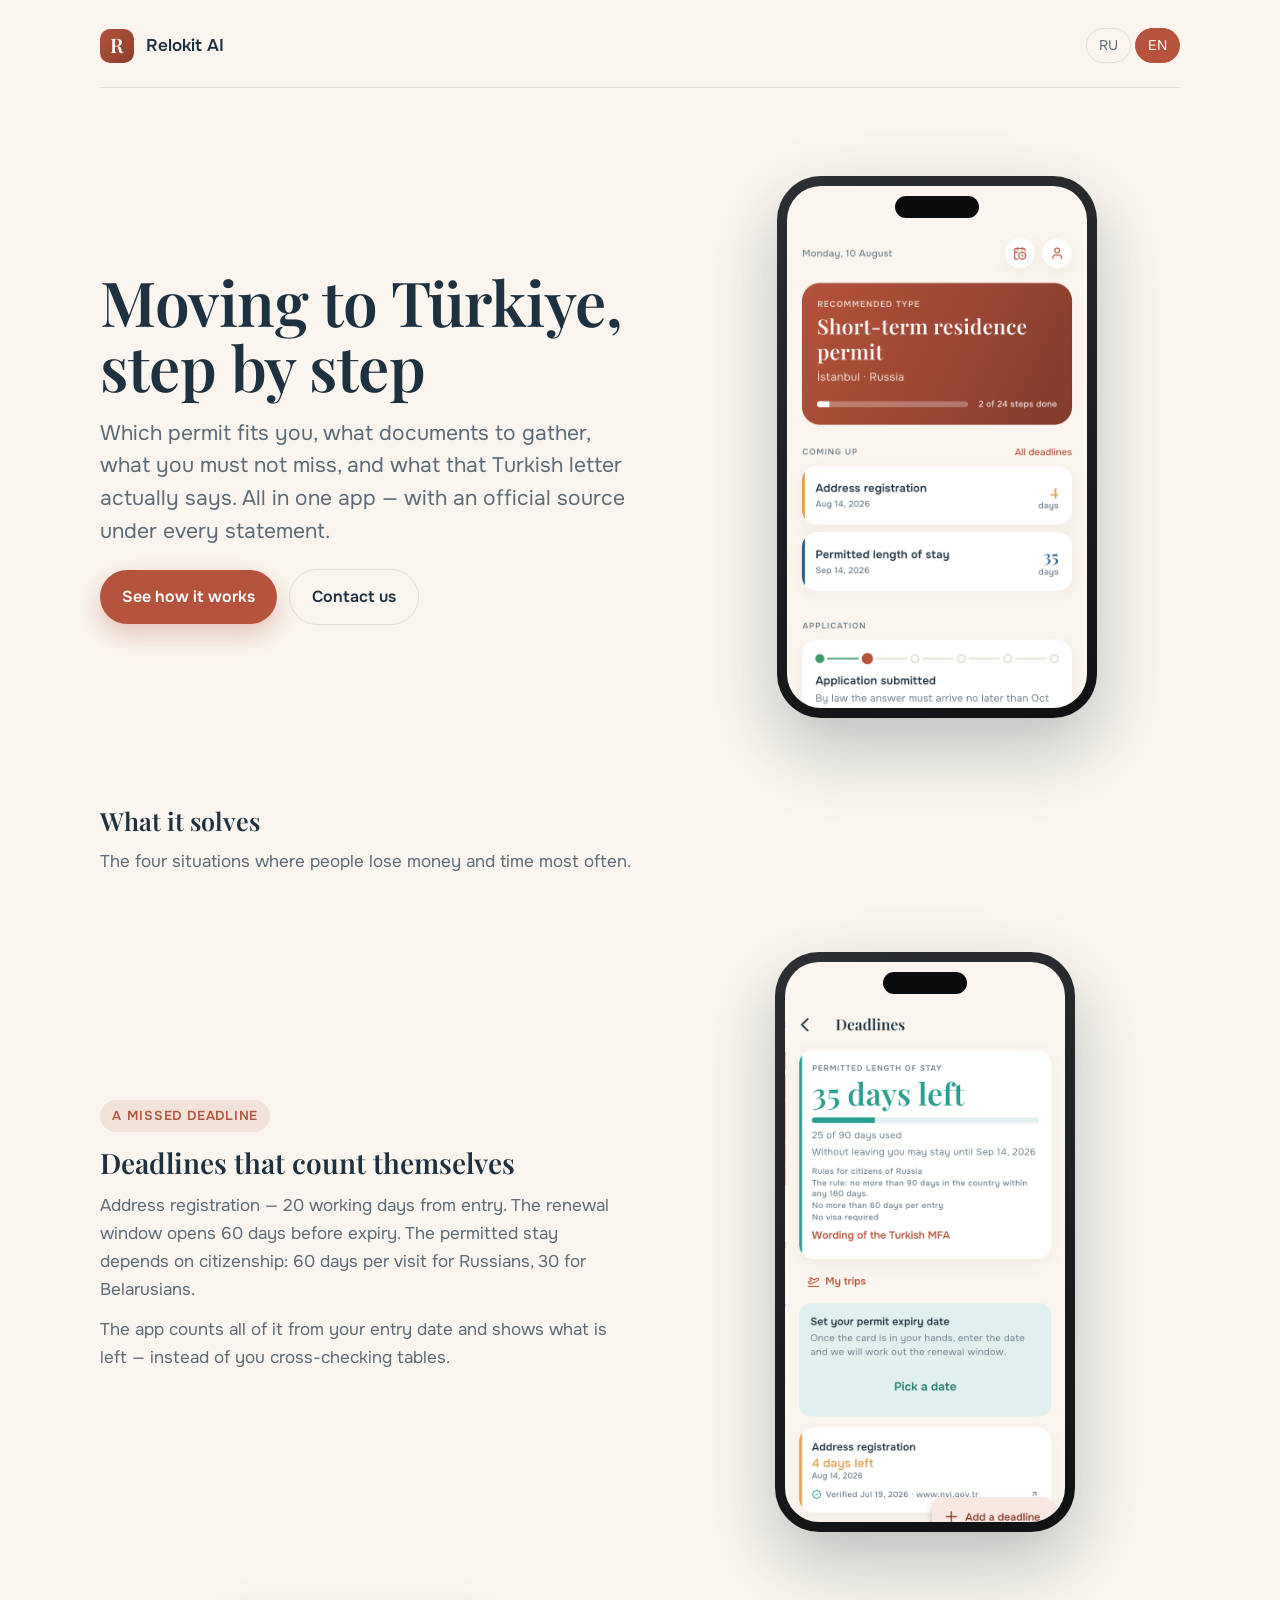
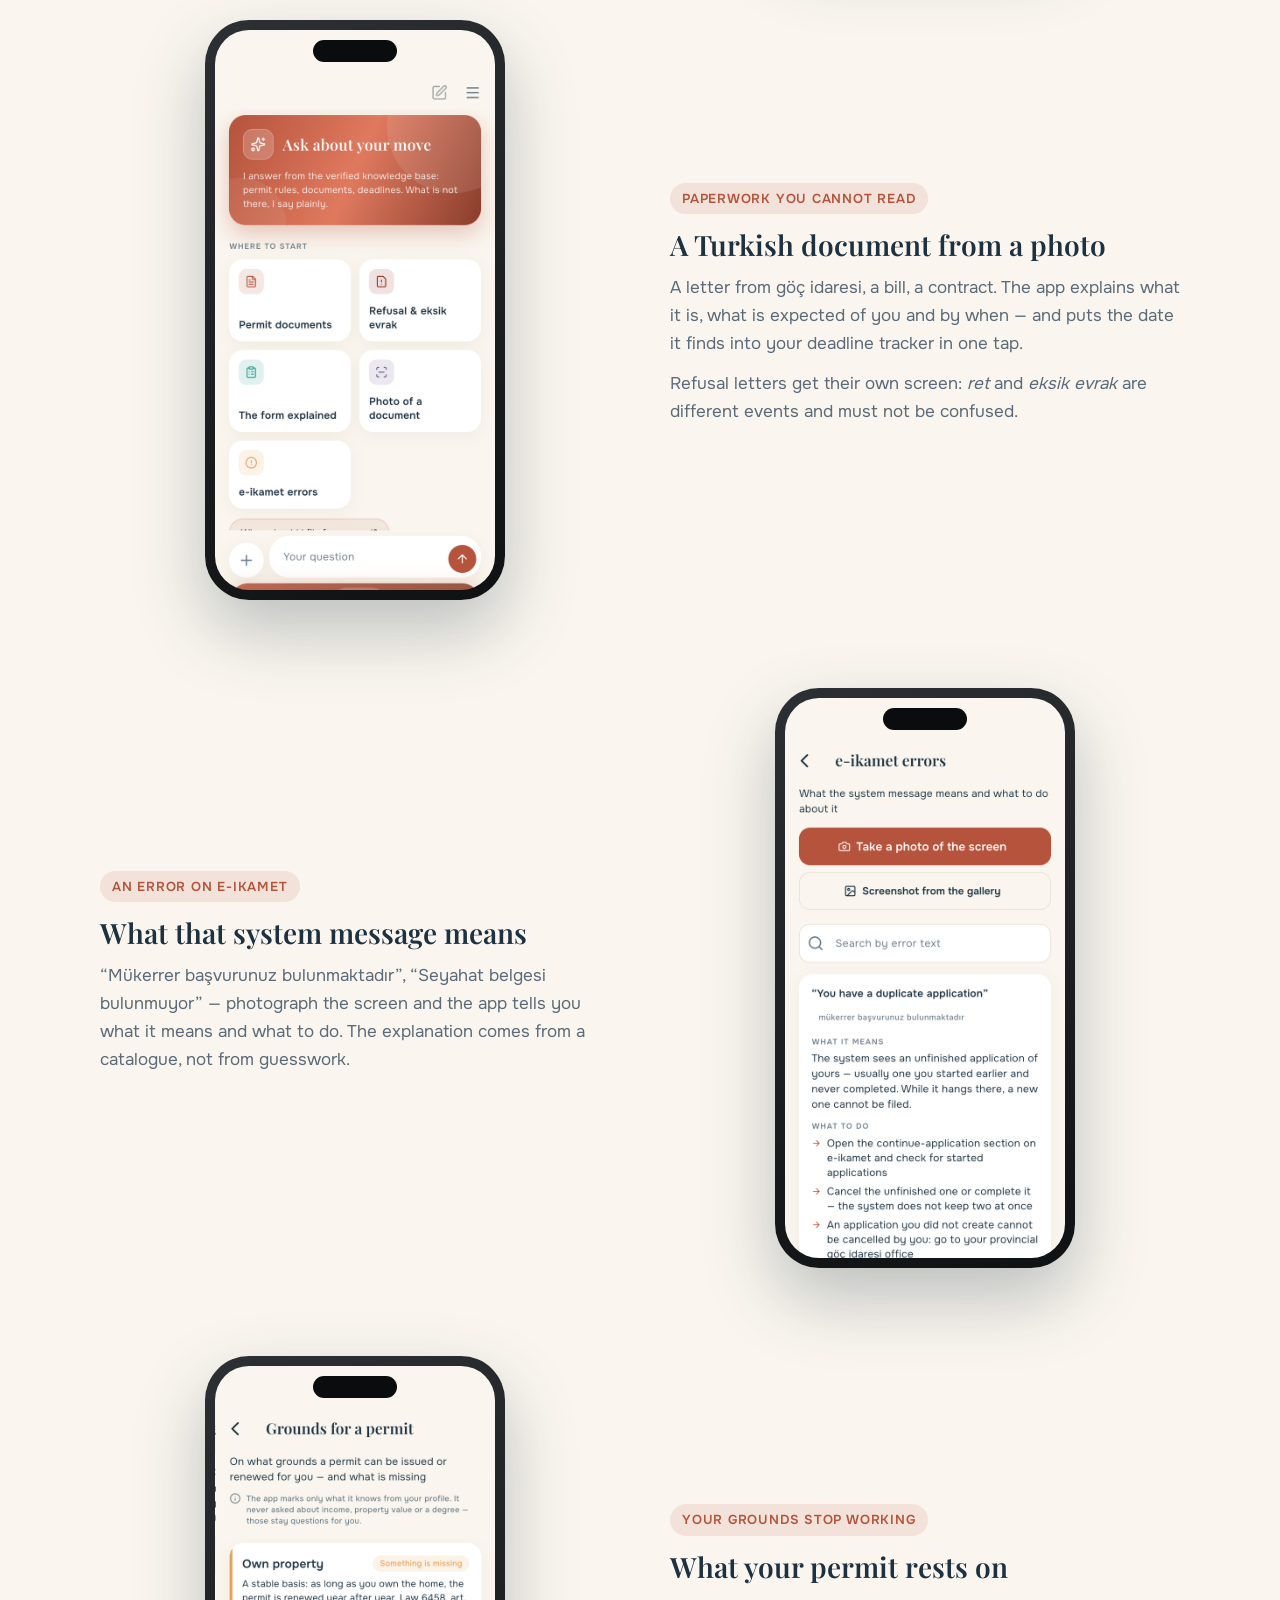
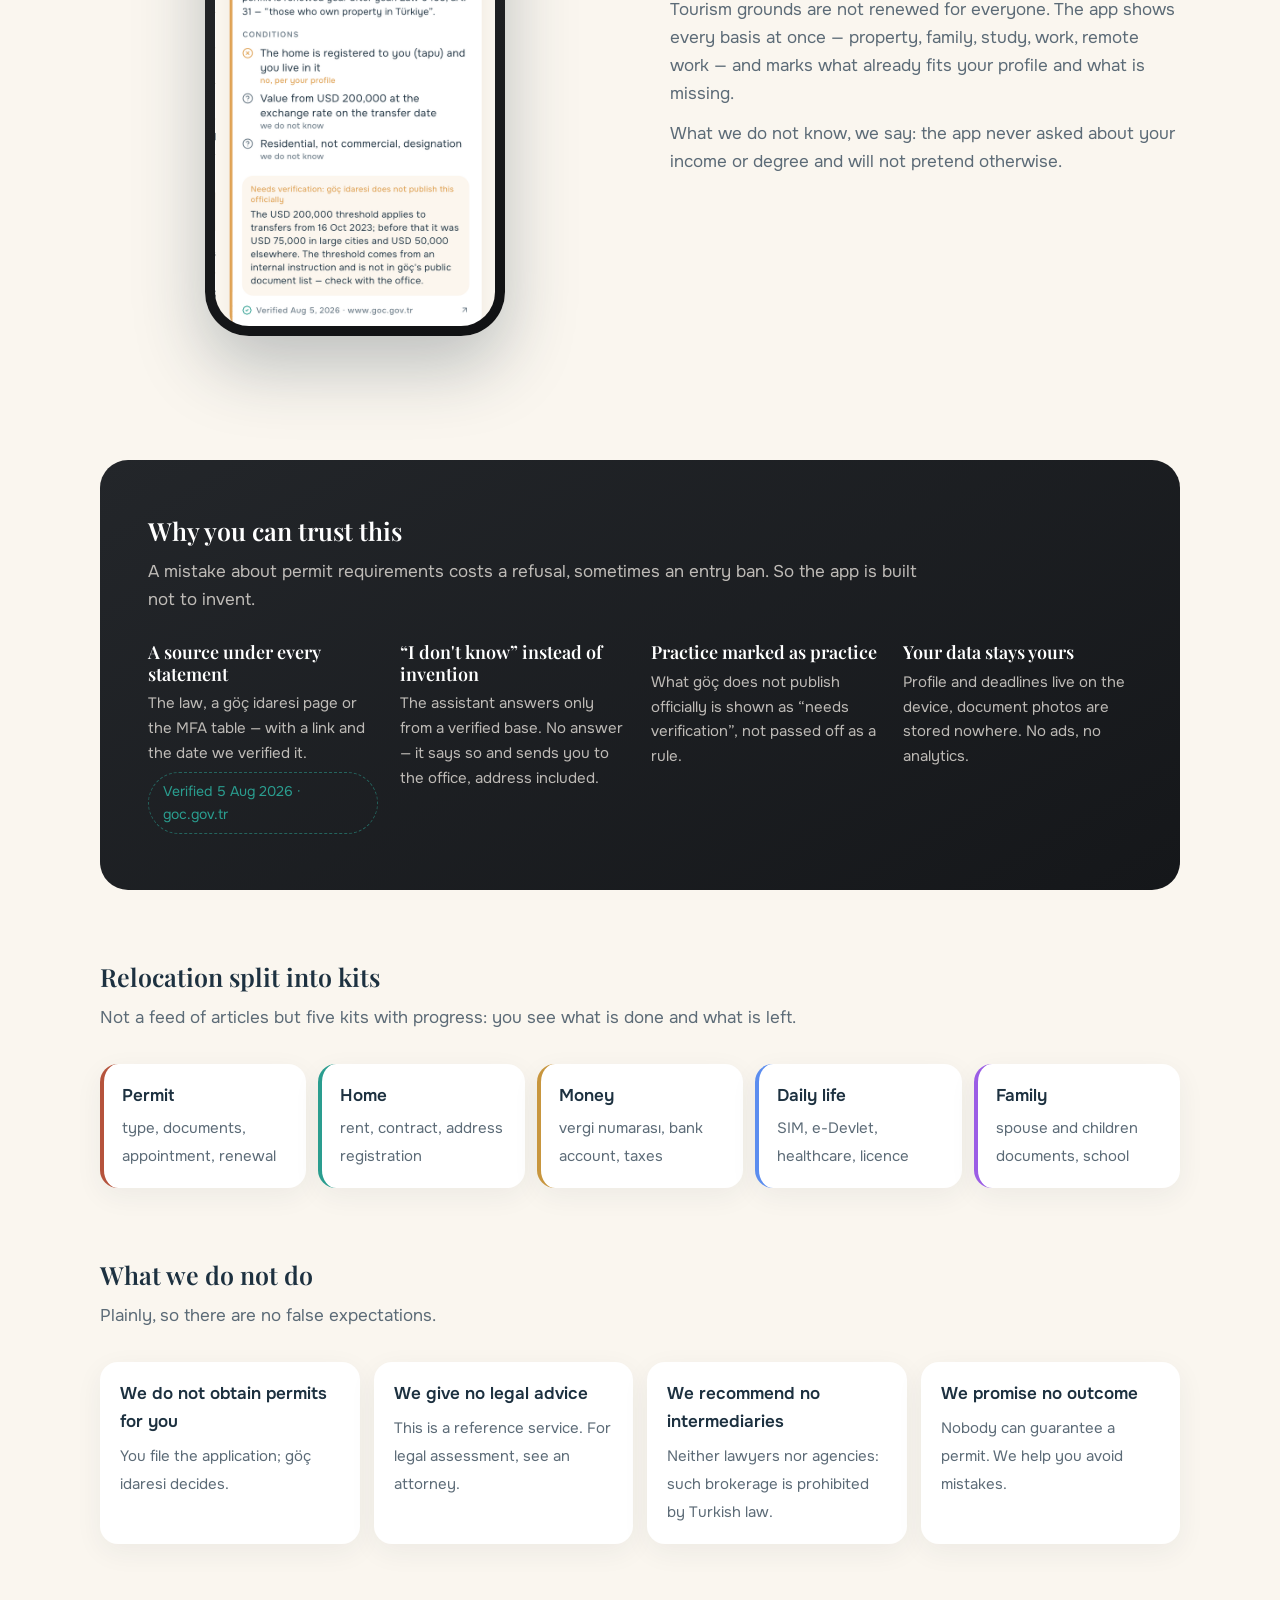
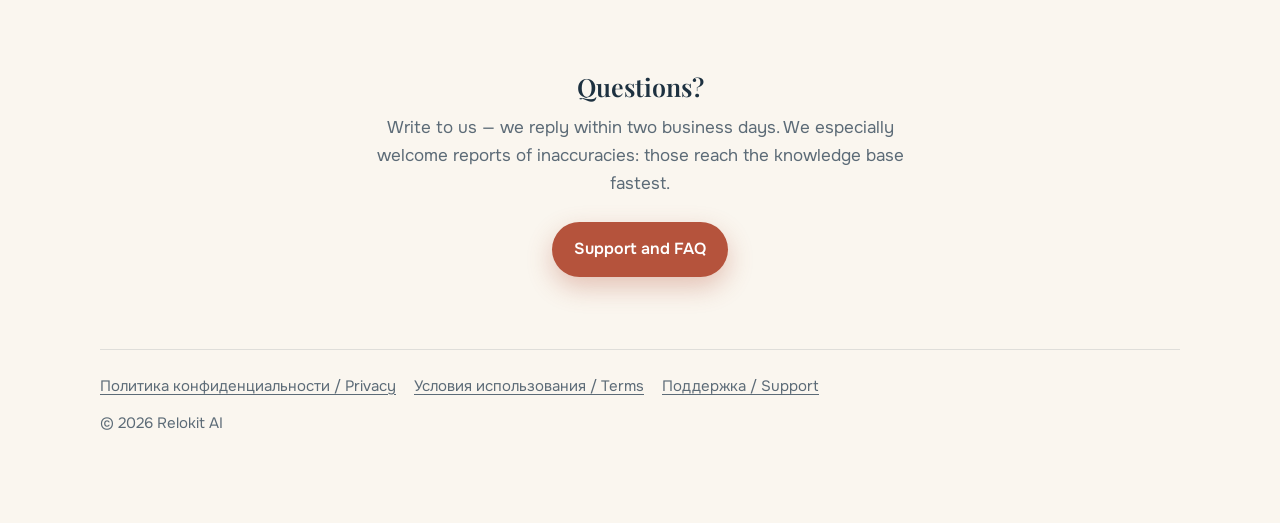
<file: index.html>
<!doctype html>
<html lang="ru">
<head>
<meta charset="utf-8">
<meta name="viewport" content="width=device-width, initial-scale=1">
<title>Relokit AI — ВНЖ в Турции: шаги, сроки, документы</title>
<meta name="description" content="Relokit AI подсказывает, какой ВНЖ подходит, считает сроки, которые нельзя просрочить, и объясняет турецкие бумаги по фотографии.">
<meta name="theme-color" content="#b5533c">
<meta property="og:type" content="website">
<meta property="og:title" content="Relokit AI — ВНЖ в Турции: шаги, сроки, документы">
<meta property="og:description" content="Какой ВНЖ подходит, что нельзя просрочить и что написано в турецкой бумаге.">
<meta property="og:image" content="https://mirolimdeveloper.github.io/relokit-ai/og-cover.png">
<meta name="twitter:card" content="summary_large_image">
<link rel="icon" href="favicon-32.png" sizes="32x32">
<link rel="apple-touch-icon" href="apple-touch-icon.png">
<link rel="preconnect" href="https://fonts.googleapis.com">
<link rel="preconnect" href="https://fonts.gstatic.com" crossorigin>
<link href="https://fonts.googleapis.com/css2?family=Onest:wght@400;500;600&family=Playfair+Display:wght@500;600&display=swap" rel="stylesheet">
<link rel="stylesheet" href="style.css">
<link rel="stylesheet" href="landing.css">
</head>
<body>
<div class="wrap landing">

<header>
  <a class="brand" href="index.html"><span class="mark">R</span> Relokit AI</a>
  <div class="langs">
    <button type="button" data-lang="ru" aria-pressed="true">RU</button>
    <button type="button" data-lang="en" aria-pressed="false">EN</button>
  </div>
</header>

<main>

<!-- ------------------------------- РУССКИЙ ------------------------------- -->
<section data-lang="ru" class="active">

  <div class="hero">
    <div>
      <h1>Переезд в Турцию — по порядку</h1>
      <p class="lead">Какой ВНЖ вам подходит, какие документы собрать, что нельзя
      просрочить и что написано в турецкой бумаге. Всё в одном приложении — и
      со ссылкой на официальный источник под каждым утверждением.</p>
      <div class="hero-actions">
        <a class="btn btn-primary" href="#screens">Посмотреть, как устроено</a>
        <a class="btn btn-ghost" href="support.html">Написать нам</a>
      </div>
    </div>
    <div class="phone phone-lg">
      <img src="screens/01-today.png" width="640" height="1391"
           alt="Главный экран: тип ВНЖ, ближайшие сроки и этап заявления">
    </div>
  </div>

  <div class="section" id="screens">
    <div class="section-head reveal">
      <h2>Что оно решает</h2>
      <p>Четыре ситуации, в которых люди теряют деньги и время чаще всего.</p>
    </div>

    <div class="feature reveal">
      <div class="feature-text">
        <span class="pain">Пропущенный срок</span>
        <h3>Сроки, которые считаются сами</h3>
        <p>Адресная регистрация — 20 рабочих дней с въезда. Окно подачи на
        продление открывается за 60 дней. Разрешённый срок пребывания зависит
        от гражданства: у россиянина 60 дней за поездку, у белоруса 30.</p>
        <p>Приложение считает это от вашей даты въезда и показывает, сколько
        осталось, — вместо того чтобы вы сверялись с таблицами.</p>
      </div>
      <div class="phone">
        <img src="screens/02-deadlines.png" width="640" height="1391" loading="lazy"
             alt="Экран сроков: счётчик разрешённого пребывания и список дедлайнов">
      </div>
    </div>

    <div class="feature reverse reveal">
      <div class="feature-text">
        <span class="pain">Непонятная бумага</span>
        <h3>Турецкий документ — по фотографии</h3>
        <p>Письмо из göç idaresi, счёт, договор. Приложение объясняет, что это,
        что от вас хотят и к какому числу, а найденную дату кладёт в трекер
        сроков одной кнопкой.</p>
        <p>Отдельно разбирается письмо об отказе: <em>ret</em> и
        <em>eksik evrak</em> — разные события, и путать их нельзя.</p>
      </div>
      <div class="phone">
        <img src="screens/04-assistant.png" width="640" height="1391" loading="lazy"
             alt="Экран ассистента с плитками: документы, отказ, разбор бланка, сканер">
      </div>
    </div>

    <div class="feature reveal">
      <div class="feature-text">
        <span class="pain">Ошибка на сайте e-ikamet</span>
        <h3>Что значит турецкое сообщение системы</h3>
        <p>«Mükerrer başvurunuz bulunmaktadır», «Seyahat belgesi bulunmuyor» —
        сфотографируйте экран, и приложение скажет, что это значит и что
        делать. Разбор берётся из справочника, а не сочиняется на ходу.</p>
      </div>
      <div class="phone">
        <img src="screens/05-errors.png" width="640" height="1391" loading="lazy"
             alt="Расшифровщик ошибок e-ikamet: значение сообщения и что делать">
      </div>
    </div>

    <div class="feature reverse reveal">
      <div class="feature-text">
        <span class="pain">Основание не работает</span>
        <h3>На чём держится ваш ВНЖ</h3>
        <p>Туристическое основание продлевают не всем. Приложение показывает
        все основания сразу — недвижимость, семья, учёба, работа, удалённая
        работа — и отмечает, что по вашему профилю уже сходится, а чего не
        хватает.</p>
        <p>Чего мы не знаем — так и пишем: про доход и диплом приложение не
        спрашивало и делать вид, что знает, не будет.</p>
      </div>
      <div class="phone">
        <img src="screens/06-bases.png" width="640" height="1391" loading="lazy"
             alt="Экран оснований: условия каждого основания с отметками">
      </div>
    </div>
  </div>

  <div class="trust reveal">
    <h2>Почему этому можно верить</h2>
    <p>Ошибка в требованиях к ВНЖ стоит человеку отказа, а иногда и запрета на
    въезд. Поэтому приложение устроено так, чтобы не выдумывать.</p>
    <div class="trust-grid">
      <div>
        <h3>Источник под каждым утверждением</h3>
        <p>Закон, страница göç idaresi или таблица МИД — со ссылкой и датой,
        когда мы её сверяли.</p>
        <div class="source-badge">Проверено 5 авг. 2026 · goc.gov.tr</div>
      </div>
      <div>
        <h3>«Не знаю» вместо выдумки</h3>
        <p>Ассистент отвечает только по проверенной базе. Нет ответа — так и
        говорит и отправляет в управление, показав его адрес.</p>
      </div>
      <div>
        <h3>Практика помечена как практика</h3>
        <p>То, что göç официально не публикует, показано с пометкой «требует
        сверки», а не выдано за правило.</p>
      </div>
      <div>
        <h3>Данные остаются у вас</h3>
        <p>Профиль и сроки живут на устройстве, фотографии документов не
        сохраняются нигде. Ни рекламы, ни аналитики.</p>
      </div>
    </div>
  </div>

  <div class="section reveal">
    <div class="section-head">
      <h2>Переезд разложен на наборы</h2>
      <p>Не лента статей, а пять наборов с прогрессом: видно, что сделано и что
      осталось.</p>
    </div>
    <div class="kits">
      <div class="kit" style="--kit:#b5533c"><strong>ВНЖ</strong><span>тип, документы, приём, продление</span></div>
      <div class="kit" style="--kit:#2a9d8f"><strong>Жильё</strong><span>аренда, договор, адресная регистрация</span></div>
      <div class="kit" style="--kit:#c8963e"><strong>Деньги</strong><span>vergi numarası, счёт, налоги</span></div>
      <div class="kit" style="--kit:#5b8def"><strong>Быт</strong><span>симка, e-Devlet, медицина, права</span></div>
      <div class="kit" style="--kit:#9b5de5"><strong>Семья</strong><span>документы супруга и детей, школа</span></div>
    </div>
  </div>

  <div class="section reveal">
    <div class="section-head">
      <h2>Чего мы не делаем</h2>
      <p>Честно, чтобы не было лишних ожиданий.</p>
    </div>
    <div class="honest">
      <div><strong>Не оформляем ВНЖ за вас</strong><span>Заявление подаёте вы, решение принимает göç idaresi.</span></div>
      <div><strong>Не даём юридических консультаций</strong><span>Это справочный сервис. За правовой оценкой — к адвокату.</span></div>
      <div><strong>Не подбираем посредников</strong><span>Ни юристов, ни агентств: в Турции такое посредничество запрещено законом.</span></div>
      <div><strong>Не обещаем результат</strong><span>Никто не может гарантировать выдачу разрешения. Мы помогаем не ошибиться.</span></div>
    </div>
  </div>

  <div class="closing reveal">
    <h2>Вопросы?</h2>
    <p>Напишите — отвечаем в течение двух рабочих дней. Особенно ждём письма
    о неточностях: они попадают в базу быстрее всего.</p>
    <a class="btn btn-primary" href="support.html">Поддержка и частые вопросы</a>
  </div>
</section>

<!-- ------------------------------- ENGLISH ------------------------------- -->
<section data-lang="en">

  <div class="hero">
    <div>
      <h1>Moving to Türkiye, step by step</h1>
      <p class="lead">Which permit fits you, what documents to gather, what you
      must not miss, and what that Turkish letter actually says. All in one
      app — with an official source under every statement.</p>
      <div class="hero-actions">
        <a class="btn btn-primary" href="#screens-en">See how it works</a>
        <a class="btn btn-ghost" href="support.html">Contact us</a>
      </div>
    </div>
    <div class="phone phone-lg">
      <img src="screens/en/01-today.png" width="640" height="1391"
           alt="Home screen: permit type, upcoming deadlines and application stage">
    </div>
  </div>

  <div class="section" id="screens-en">
    <div class="section-head reveal">
      <h2>What it solves</h2>
      <p>The four situations where people lose money and time most often.</p>
    </div>

    <div class="feature reveal">
      <div class="feature-text">
        <span class="pain">A missed deadline</span>
        <h3>Deadlines that count themselves</h3>
        <p>Address registration — 20 working days from entry. The renewal window
        opens 60 days before expiry. The permitted stay depends on citizenship:
        60 days per visit for Russians, 30 for Belarusians.</p>
        <p>The app counts all of it from your entry date and shows what is
        left — instead of you cross-checking tables.</p>
      </div>
      <div class="phone">
        <img src="screens/en/02-deadlines.png" width="640" height="1391" loading="lazy"
             alt="Deadlines screen: permitted stay counter and the list of deadlines">
      </div>
    </div>

    <div class="feature reverse reveal">
      <div class="feature-text">
        <span class="pain">Paperwork you cannot read</span>
        <h3>A Turkish document from a photo</h3>
        <p>A letter from göç idaresi, a bill, a contract. The app explains what
        it is, what is expected of you and by when — and puts the date it finds
        into your deadline tracker in one tap.</p>
        <p>Refusal letters get their own screen: <em>ret</em> and
        <em>eksik evrak</em> are different events and must not be confused.</p>
      </div>
      <div class="phone">
        <img src="screens/en/04-assistant.png" width="640" height="1391" loading="lazy"
             alt="Assistant screen with tiles: documents, refusal, form guide, scanner">
      </div>
    </div>

    <div class="feature reveal">
      <div class="feature-text">
        <span class="pain">An error on e-ikamet</span>
        <h3>What that system message means</h3>
        <p>“Mükerrer başvurunuz bulunmaktadır”, “Seyahat belgesi bulunmuyor” —
        photograph the screen and the app tells you what it means and what to
        do. The explanation comes from a catalogue, not from guesswork.</p>
      </div>
      <div class="phone">
        <img src="screens/en/05-errors.png" width="640" height="1391" loading="lazy"
             alt="e-ikamet error decoder: what the message means and what to do">
      </div>
    </div>

    <div class="feature reverse reveal">
      <div class="feature-text">
        <span class="pain">Your grounds stop working</span>
        <h3>What your permit rests on</h3>
        <p>Tourism grounds are not renewed for everyone. The app shows every
        basis at once — property, family, study, work, remote work — and marks
        what already fits your profile and what is missing.</p>
        <p>What we do not know, we say: the app never asked about your income
        or degree and will not pretend otherwise.</p>
      </div>
      <div class="phone">
        <img src="screens/en/06-bases.png" width="640" height="1391" loading="lazy"
             alt="Grounds screen: conditions of each basis with marks">
      </div>
    </div>
  </div>

  <div class="trust reveal">
    <h2>Why you can trust this</h2>
    <p>A mistake about permit requirements costs a refusal, sometimes an entry
    ban. So the app is built not to invent.</p>
    <div class="trust-grid">
      <div>
        <h3>A source under every statement</h3>
        <p>The law, a göç idaresi page or the MFA table — with a link and the
        date we verified it.</p>
        <div class="source-badge">Verified 5 Aug 2026 · goc.gov.tr</div>
      </div>
      <div>
        <h3>“I don't know” instead of invention</h3>
        <p>The assistant answers only from a verified base. No answer — it says
        so and sends you to the office, address included.</p>
      </div>
      <div>
        <h3>Practice marked as practice</h3>
        <p>What göç does not publish officially is shown as “needs
        verification”, not passed off as a rule.</p>
      </div>
      <div>
        <h3>Your data stays yours</h3>
        <p>Profile and deadlines live on the device, document photos are stored
        nowhere. No ads, no analytics.</p>
      </div>
    </div>
  </div>

  <div class="section reveal">
    <div class="section-head">
      <h2>Relocation split into kits</h2>
      <p>Not a feed of articles but five kits with progress: you see what is
      done and what is left.</p>
    </div>
    <div class="kits">
      <div class="kit" style="--kit:#b5533c"><strong>Permit</strong><span>type, documents, appointment, renewal</span></div>
      <div class="kit" style="--kit:#2a9d8f"><strong>Home</strong><span>rent, contract, address registration</span></div>
      <div class="kit" style="--kit:#c8963e"><strong>Money</strong><span>vergi numarası, bank account, taxes</span></div>
      <div class="kit" style="--kit:#5b8def"><strong>Daily life</strong><span>SIM, e-Devlet, healthcare, licence</span></div>
      <div class="kit" style="--kit:#9b5de5"><strong>Family</strong><span>spouse and children documents, school</span></div>
    </div>
  </div>

  <div class="section reveal">
    <div class="section-head">
      <h2>What we do not do</h2>
      <p>Plainly, so there are no false expectations.</p>
    </div>
    <div class="honest">
      <div><strong>We do not obtain permits for you</strong><span>You file the application; göç idaresi decides.</span></div>
      <div><strong>We give no legal advice</strong><span>This is a reference service. For legal assessment, see an attorney.</span></div>
      <div><strong>We recommend no intermediaries</strong><span>Neither lawyers nor agencies: such brokerage is prohibited by Turkish law.</span></div>
      <div><strong>We promise no outcome</strong><span>Nobody can guarantee a permit. We help you avoid mistakes.</span></div>
    </div>
  </div>

  <div class="closing reveal">
    <h2>Questions?</h2>
    <p>Write to us — we reply within two business days. We especially welcome
    reports of inaccuracies: those reach the knowledge base fastest.</p>
    <a class="btn btn-primary" href="support.html">Support and FAQ</a>
  </div>
</section>

</main>

<footer>
  <div class="nav-links">
    <a href="privacy.html">Политика конфиденциальности / Privacy</a>
    <a href="terms.html">Условия использования / Terms</a>
    <a href="support.html">Поддержка / Support</a>
  </div>
  <p>© 2026 Relokit AI</p>
</footer>

</div>
<script src="lang.js"></script>
<script src="reveal.js"></script>
</body>
</html>
</file>
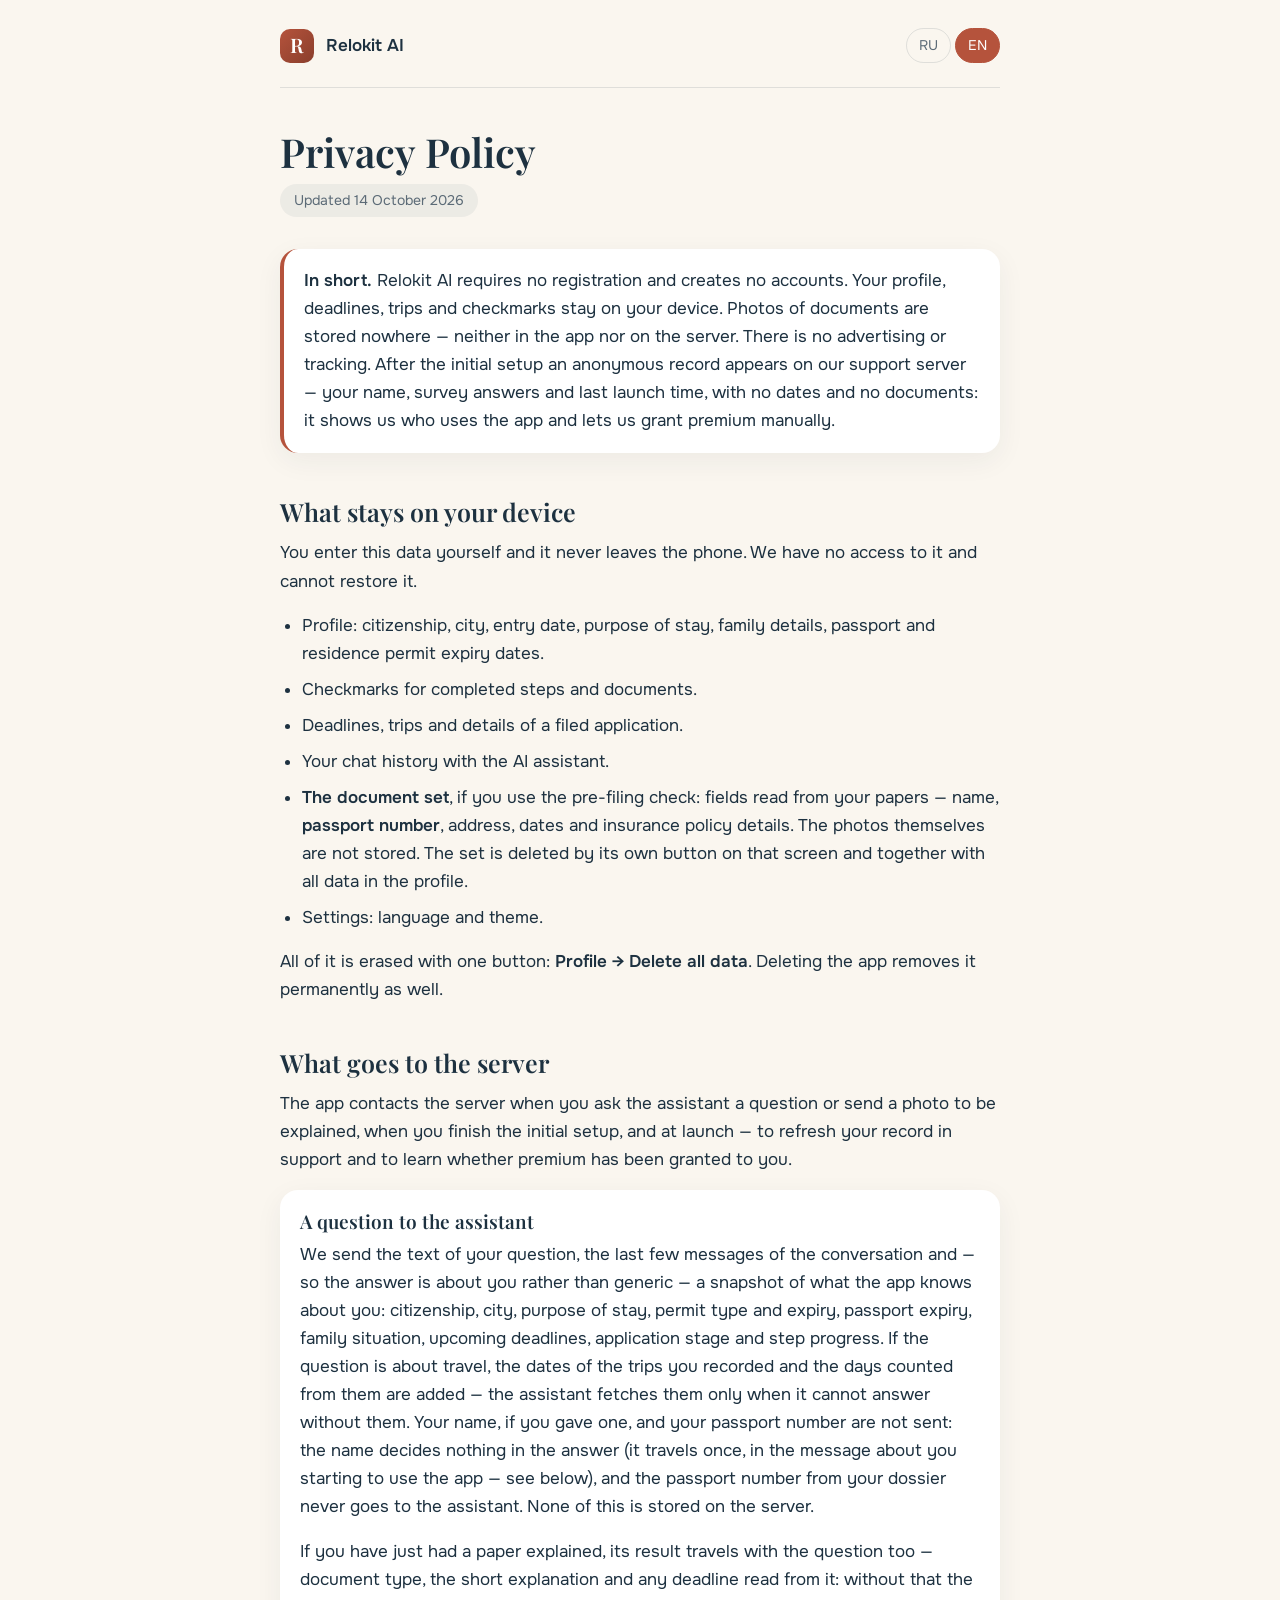
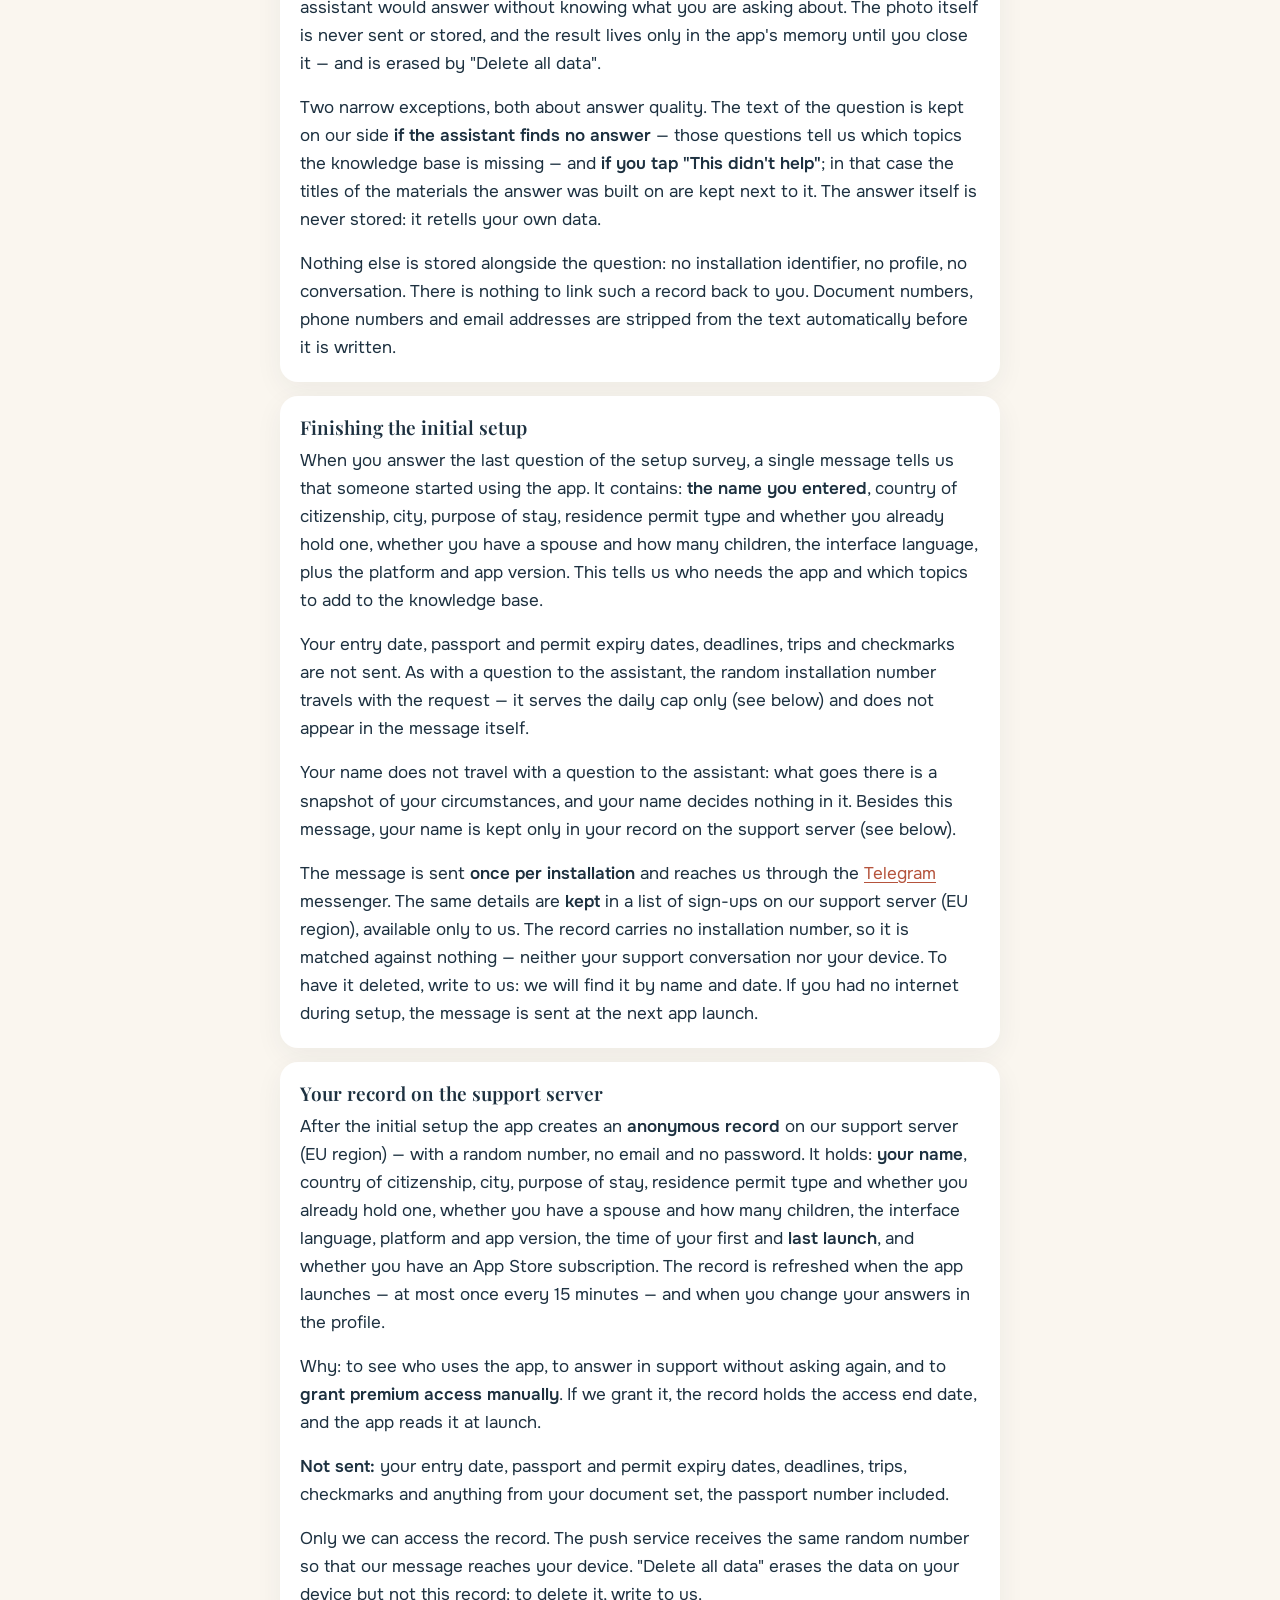
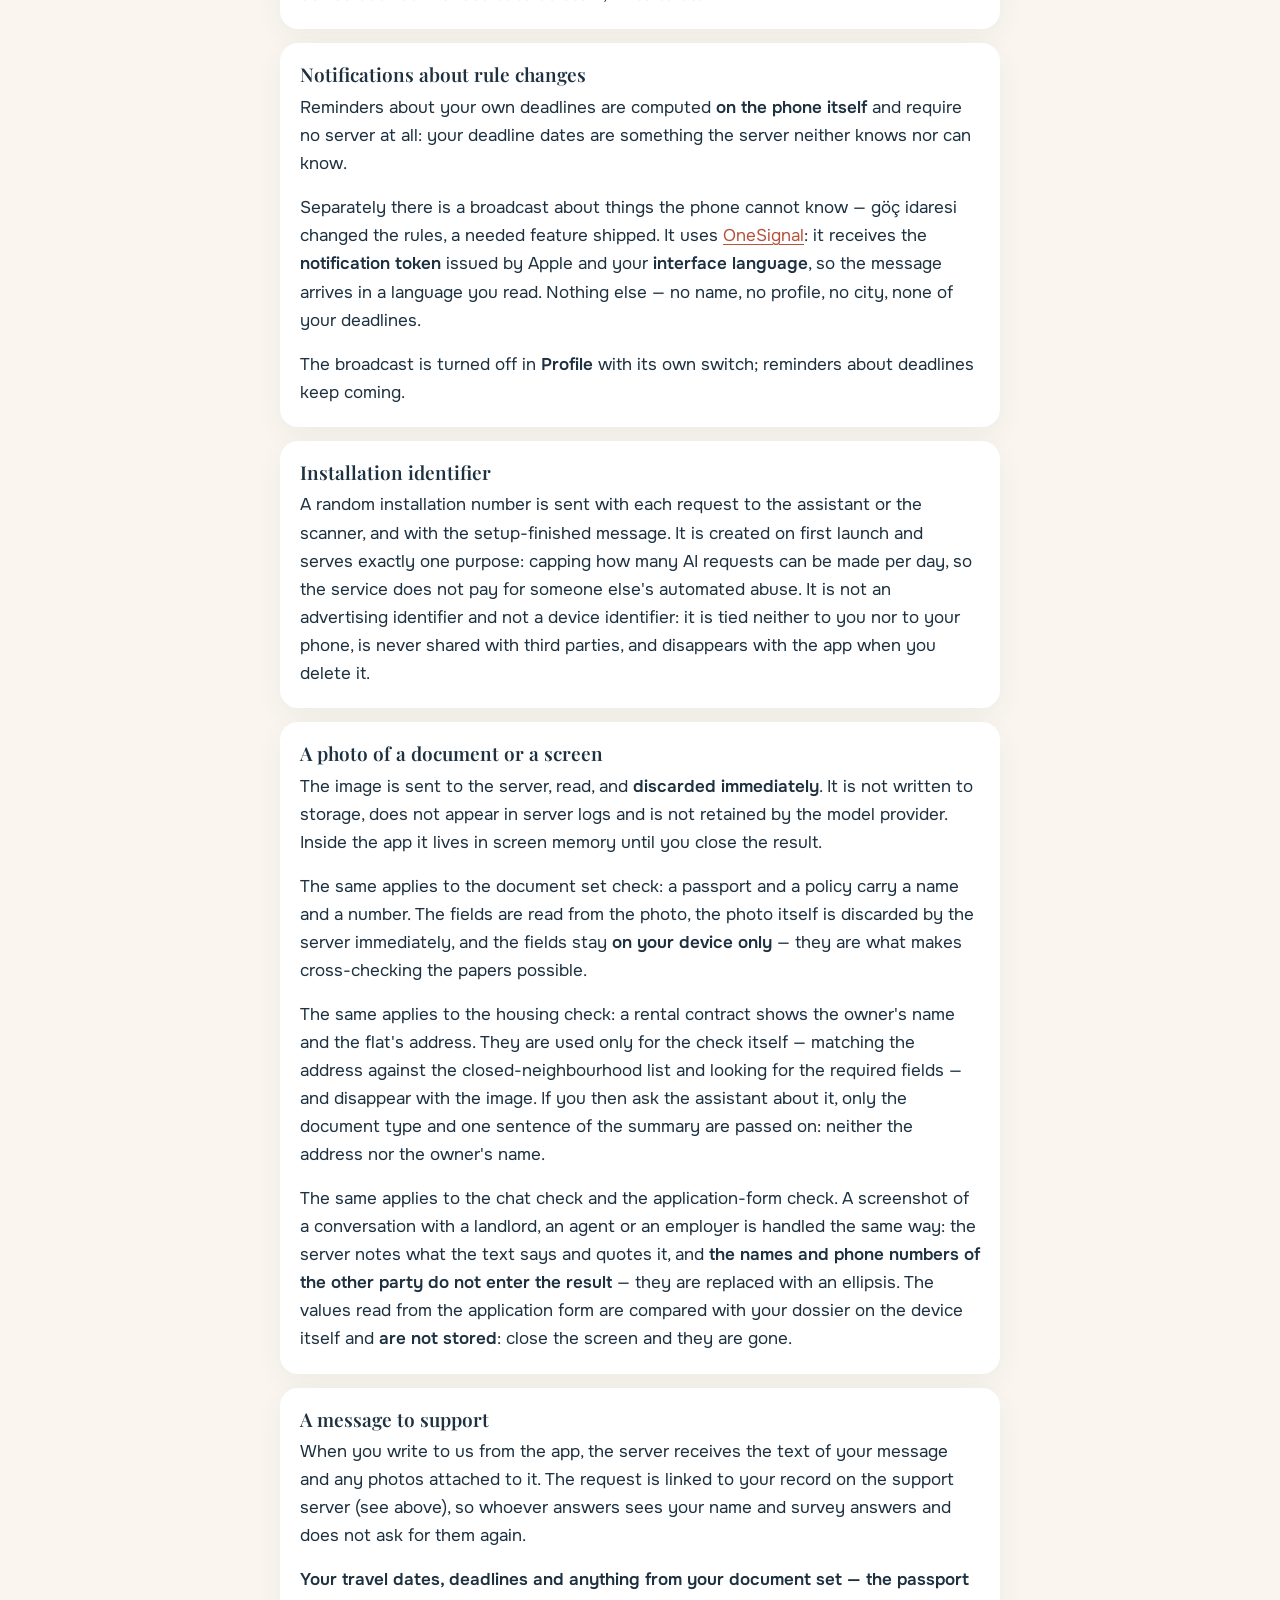
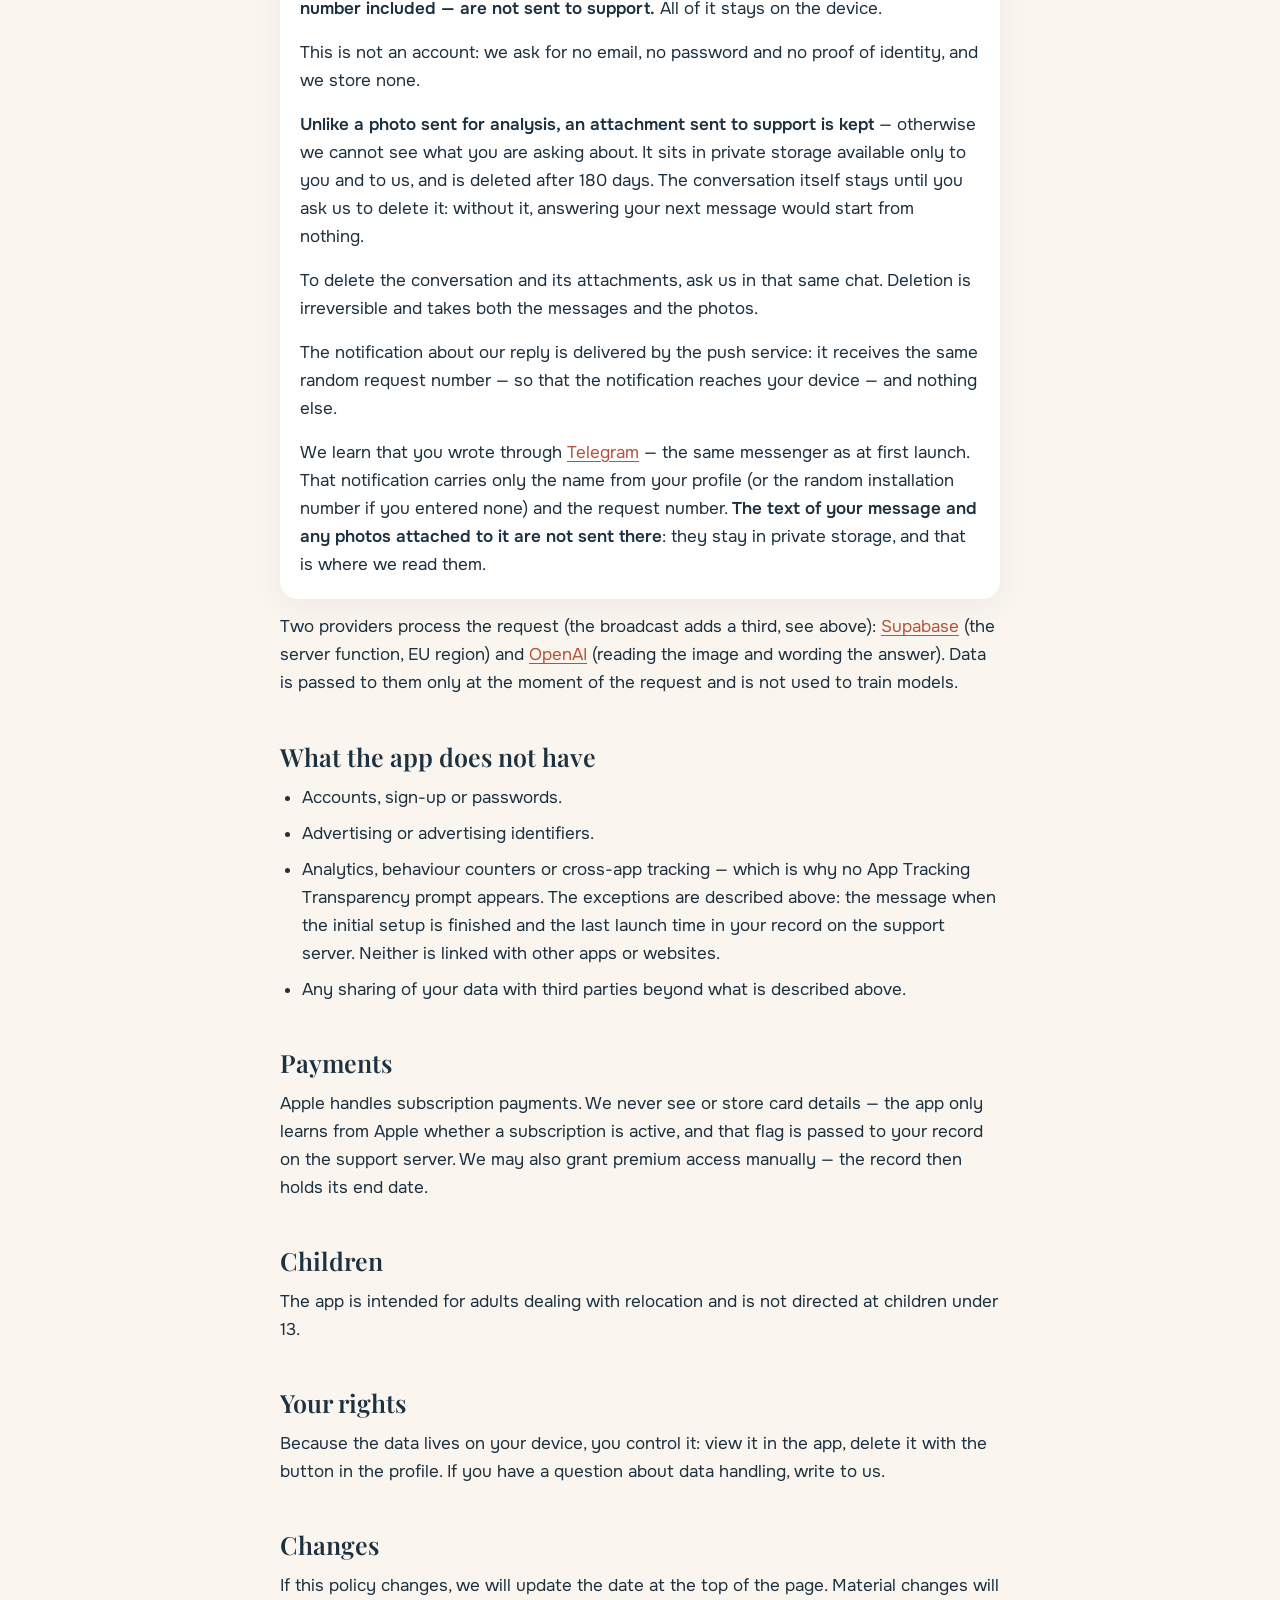
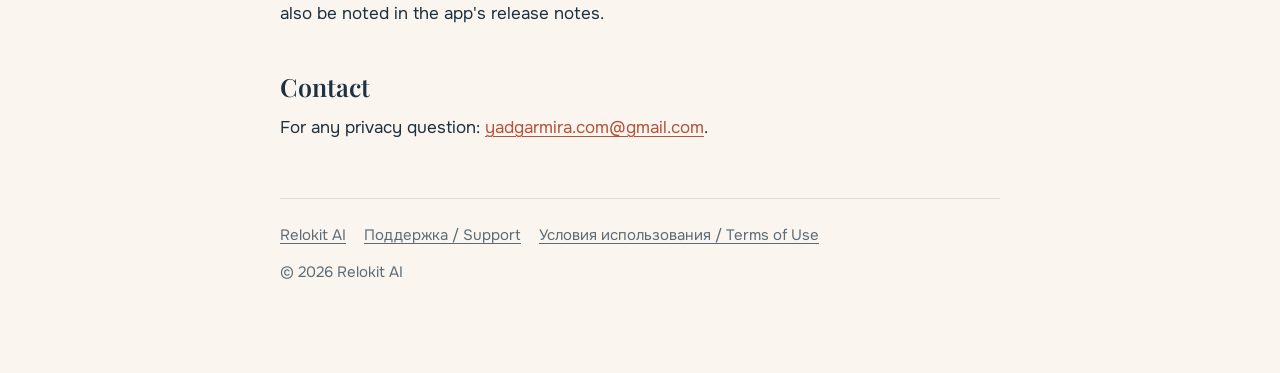
<file: privacy.html>
<!doctype html>
<html lang="ru">
<head>
<meta charset="utf-8">
<meta name="viewport" content="width=device-width, initial-scale=1">
<title>Политика конфиденциальности — Relokit AI</title>
<meta name="description" content="Какие данные собирает Relokit AI, где они хранятся и что происходит с фотографиями документов.">
<meta name="theme-color" content="#b5533c">
<meta property="og:type" content="website">
<meta property="og:title" content="Политика конфиденциальности — Relokit AI">
<meta property="og:description" content="Какие данные собирает Relokit AI и что происходит с фотографиями документов.">
<meta property="og:image" content="https://mirolimdeveloper.github.io/relokit-ai/og-cover.png">
<meta name="twitter:card" content="summary_large_image">
<link rel="icon" href="favicon-32.png" sizes="32x32">
<link rel="apple-touch-icon" href="apple-touch-icon.png">
<link rel="preconnect" href="https://fonts.googleapis.com">
<link rel="preconnect" href="https://fonts.gstatic.com" crossorigin>
<link href="https://fonts.googleapis.com/css2?family=Onest:wght@400;500;600&family=Playfair+Display:wght@500;600&display=swap" rel="stylesheet">
<link rel="stylesheet" href="style.css">
</head>
<body>
<div class="wrap">

<header>
  <a class="brand" href="index.html"><span class="mark">R</span> Relokit AI</a>
  <div class="langs">
    <button type="button" data-lang="ru" aria-pressed="true">RU</button>
    <button type="button" data-lang="en" aria-pressed="false">EN</button>
  </div>
</header>

<main>

<section data-lang="ru" class="active">
  <h1>Политика конфиденциальности</h1>
  <p class="updated">Обновлено 14 октября 2026 года</p>

  <div class="callout">
    <p><strong>Коротко.</strong> Relokit AI не требует регистрации и не заводит
    аккаунтов. Профиль, сроки, поездки и отметки хранятся только на вашем
    устройстве. Фотографии документов не сохраняются нигде — ни в приложении,
    ни на сервере. Рекламы и трекинга в приложении нет. После первичной
    настройки на нашем сервере поддержки появляется анонимная запись — имя,
    ответы опроса и время последнего запуска, без дат и документов: по ней мы
    видим, кто пользуется приложением, и можем открыть премиум вручную.</p>
  </div>

  <h2>Что хранится на устройстве</h2>
  <p>Эти данные вы вводите сами, и они не покидают телефон. Мы не имеем к ним
  доступа и не можем их восстановить.</p>
  <ul>
    <li>Профиль: гражданство, город, дата въезда, цель пребывания, сведения о
    семье, даты окончания паспорта и вида на жительство.</li>
    <li>Отметки выполненных шагов и документов.</li>
    <li>Сроки, поездки и данные о поданном заявлении.</li>
    <li>История переписки с ИИ-ассистентом.</li>
    <li><strong>Досье для проверки комплекта документов</strong>, если вы им
    пользуетесь: поля, прочитанные с ваших бумаг, — имя, <strong>номер
    паспорта</strong>, адрес, даты и сведения о страховом полисе. Сами
    фотографии не сохраняются. Досье удаляется отдельной кнопкой на его
    экране и вместе со всеми данными в профиле.</li>
    <li>Настройки: язык и тема оформления.</li>
  </ul>
  <p>Всё это удаляется одной кнопкой: <strong>Профиль → Удалить все данные</strong>.
  Удаление приложения тоже стирает их безвозвратно.</p>

  <h2>Что уходит на сервер</h2>
  <p>Приложение обращается к серверу, когда вы сами задаёте вопрос
  ассистенту или отправляете фотографию на разбор, когда заканчиваете
  первичную настройку и при запуске — чтобы обновить вашу запись в поддержке
  и узнать, не открыт ли вам премиум.</p>

  <div class="card">
    <h3>Вопрос ассистенту</h3>
    <p>Передаются текст вопроса, несколько последних сообщений беседы и —
    чтобы ответ был про вас, а не вообще — снимок того, что приложение о вас
    знает: гражданство, город, цель пребывания, тип и срок вида на жительство,
    срок паспорта, состав семьи, ближайшие сроки, этап заявления и прогресс по
    шагам. Если вопрос о поездках, к ним добавляются даты записанных вами
    поездок и посчитанные по ним дни — их берёт сам ассистент, когда без них не
    ответить. Имя, если вы его указали, и номер паспорта не передаются:
    имя ничего не решает в ответе (оно уходит один раз — в сообщении о начале
    пользования, см. ниже), а номер паспорта из досье ассистенту не уходит
    никогда. Ничего из перечисленного на сервере не сохраняется.</p>
    <p>Если вы только что разбирали бумагу, вместе с вопросом передаётся и её
    разбор — тип документа, краткое объяснение и прочитанный срок: без этого
    ассистент отвечал бы, не зная, о чём вы спрашиваете. Сама фотография не
    передаётся и нигде не хранится, а разбор живёт только в памяти приложения
    до его закрытия и стирается кнопкой «Удалить все данные».</p>
    <p>Два узких исключения, и оба про качество ответов. Текст вопроса
    сохраняется у нас, <strong>если ассистент не нашёл ответа</strong> — по
    таким вопросам мы понимаем, каких тем не хватает в базе знаний, — и
    <strong>если вы сами нажали «Ответ не помог»</strong>; тогда рядом
    сохраняются названия материалов, на которых ответ был построен. Сам ответ
    не сохраняется никогда: он пересказывает ваши данные.</p>
    <p>Вместе с вопросом не сохраняется <em>ничего</em>: ни идентификатор
    установки, ни ваш профиль, ни беседа. Связать такую запись с вами нечем.
    Номера документов, телефоны и адреса почты вычищаются из текста
    автоматически до записи.</p>
  </div>

  <div class="card">
    <h3>Завершение первичной настройки</h3>
    <p>Когда вы отвечаете на последний вопрос опроса, нам уходит одно
    сообщение о том, что приложением начали пользоваться. В нём: <strong>имя,
    которое вы указали</strong>, страна гражданства, город, цель пребывания,
    тип вида на жительство и есть ли он уже, есть ли супруг и сколько детей,
    язык интерфейса, а также платформа и версия приложения. По этим данным мы
    понимаем, кому приложение нужно и какие темы добавлять в базу знаний.</p>
    <p>Не передаются даты въезда, окончания паспорта и вида на жительство,
    ваши сроки, поездки и отметки. Вместе с сообщением, как и при запросе к
    ассистенту, передаётся случайный номер установки — он нужен только для
    суточного ограничения (см. ниже) и в само сообщение не попадает.</p>
    <p>Вопросу ассистенту имя не сопутствует: там уходит снимок ваших
    обстоятельств, и имя в нём ничего не решает. Кроме этого сообщения, имя
    хранится только в вашей записи на сервере поддержки (см. ниже).</p>
    <p>Сообщение отправляется <strong>один раз за установку</strong> и
    доставляется нам в мессенджер
    <a href="https://telegram.org/privacy" rel="noopener">Telegram</a>. Те же
    сведения <strong>сохраняются</strong> в списке регистраций на нашем сервере
    поддержки (регион ЕС), доступном только нам. Номера установки в этой записи
    нет, поэтому она ни с чем не сопоставляется — ни с перепиской в поддержке,
    ни с вашим устройством. Чтобы удалить запись, напишите нам: найдём её по
    имени и дате. Если в момент настройки интернета не было, сообщение уйдёт
    при следующем запуске приложения.</p>
  </div>

  <div class="card">
    <h3>Ваша запись на сервере поддержки</h3>
    <p>После первичной настройки приложение заводит на нашем сервере поддержки
    (регион ЕС) <strong>анонимную запись</strong> — со случайным номером, без
    почты и пароля. В ней: <strong>имя</strong>, страна гражданства, город,
    цель пребывания, тип вида на жительство и есть ли он уже, есть ли супруг и
    сколько детей, язык интерфейса, платформа и версия приложения, время первого
    и <strong>последнего запуска</strong>, а также есть ли подписка в App Store.
    Запись обновляется при запуске приложения — не чаще раза в 15 минут — и
    когда вы меняете ответы в профиле.</p>
    <p>Зачем она: видеть, кто пользуется приложением, отвечать в поддержке, не
    переспрашивая, и <strong>открывать премиум-доступ вручную</strong>. Если мы
    его открыли, в записи хранится срок доступа, и приложение читает его при
    запуске.</p>
    <p><strong>Не передаются</strong> даты въезда, окончания паспорта и вида на
    жительство, ваши сроки, поездки, отметки и данные досье, включая номер
    паспорта.</p>
    <p>Доступ к записи есть только у нас. Тот же случайный номер получает служба
    рассылок — чтобы наше сообщение пришло на ваше устройство. Кнопка «Удалить
    все данные» стирает данные на устройстве, но не эту запись: чтобы удалить
    её, напишите нам.</p>
  </div>

  <div class="card">
    <h3>Уведомления о смене правил</h3>
    <p>Напоминания о ваших сроках приложение считает <strong>на самом
    телефоне</strong> и никуда для этого не обращается: даты ваших дедлайнов
    сервер не знает и знать не может.</p>
    <p>Отдельно от них есть рассылка о том, чего телефон знать не может, —
    изменились правила göç idaresi, вышла нужная функция. Для неё используется
    <a href="https://onesignal.com/privacy_policy" rel="noopener">OneSignal</a>:
    ему передаётся <strong>токен уведомлений</strong>, который выдаёт Apple, и
    <strong>язык интерфейса</strong>, чтобы сообщение пришло на понятном вам
    языке. Больше ничего: ни имени, ни профиля, ни города, ни ваших сроков.</p>
    <p>Рассылка выключается в <strong>Профиле</strong> отдельным
    переключателем — напоминания о сроках при этом продолжают приходить.</p>
  </div>

  <div class="card">
    <h3>Идентификатор установки</h3>
    <p>Вместе с запросом к ассистенту или сканеру и с сообщением о завершении
    настройки передаётся случайный номер установки — он создаётся при первом запуске и нужен ровно для одного:
    ограничить число обращений к ИИ в сутки, чтобы сервис не оплачивал чужой
    автоматический перебор. Это не рекламный идентификатор и не идентификатор
    устройства: он не связан ни с вами, ни с телефоном, не передаётся третьим
    лицам и исчезает вместе с приложением при удалении.</p>
  </div>

  <div class="card">
    <h3>Фотография документа или экрана</h3>
    <p>Снимок передаётся на сервер, распознаётся и <strong>сразу
    отбрасывается</strong>. Он не записывается в хранилище, не попадает в
    журналы сервера и не сохраняется у поставщика модели. В приложении снимок
    живёт в памяти экрана до закрытия разбора.</p>
    <p>Это относится и к проверке комплекта документов: на паспорте и полисе
    напечатаны имя и номер. С фотографии считываются поля, сама она
    отбрасывается сервером сразу же, а поля остаются <strong>только на вашем
    устройстве</strong> — они нужны, чтобы сверить бумаги между собой.</p>
    <p>Это относится и к проверке жилья: на договоре аренды видны имя
    собственника и адрес квартиры. Они нужны только для самой проверки — сверки
    адреса со списком закрытых кварталов и поиска обязательных полей — и
    исчезают вместе со снимком. Ассистенту, если вы спросите его после
    проверки, передаётся лишь тип бумаги и одна фраза разбора: ни адреса, ни
    имени собственника там нет.</p>
    <p>Это относится и к разбору переписки и к проверке заполненного бланка
    заявления. Снимок экрана переписки с хозяином, агентом или работодателем
    обрабатывается так же: сервер отмечает, что в тексте сказано, и приводит
    цитаты, а <strong>имена и телефоны собеседников в ответ не попадают</strong>
    — они заменяются многоточием. Значения полей бланка сверяются с вашим досье
    прямо на устройстве и <strong>не сохраняются</strong>: закрыли экран — их
    нет.</p>
  </div>

  <div class="card">
    <h3>Сообщение в поддержку</h3>
    <p>Если вы пишете нам из приложения, на сервер уходит текст сообщения и
    приложенные к нему фотографии. Обращение привязано к вашей записи на
    сервере поддержки (см. выше), поэтому отвечающий видит ваше имя и ответы
    опроса и не переспрашивает их.</p>
    <p><strong>Дат поездок, сроков и данных досье — включая номер паспорта — в
    поддержку не передаётся.</strong> Всё это остаётся на устройстве.</p>
    <p>Это не учётная запись: ни почты, ни пароля, ни подтверждения личности мы
    не просим и не храним.</p>
    <p><strong>Вложение в поддержку, в отличие от разбора по фото,
    сохраняется</strong> — иначе мы не увидим, о чём идёт речь. Оно лежит в
    закрытом хранилище, доступном только вам и нам, и удаляется через 180 дней.
    Сама переписка остаётся, пока вы не попросите её удалить: без неё ответ на
    ваше следующее сообщение пришлось бы собирать с нуля.</p>
    <p>Чтобы удалить переписку и вложения, напишите нам об этом в том же чате.
    Удаление необратимо и уносит и сообщения, и фотографии.</p>
    <p>Уведомление о нашем ответе доставляет служба рассылок: ей передаётся тот
    же случайный номер обращения — чтобы уведомление пришло на ваше устройство,
    — и ничего больше.</p>
    <p>О том, что вы написали, нам приходит уведомление в
    <a href="https://telegram.org/privacy" rel="noopener">Telegram</a> — тот же
    мессенджер, что и при первом запуске приложения. В нём только имя из вашего
    профиля (или случайный номер установки, если имени вы не указывали) и номер
    обращения. <strong>Текст вашего сообщения и приложенные фотографии туда не
    передаются</strong>: они остаются в закрытом хранилище, и читаем мы их
    там.</p>
  </div>

  <p>Обработку выполняют два поставщика (рассылка — третий, см. выше):
  <a href="https://supabase.com/privacy"
  rel="noopener">Supabase</a> (серверная функция, регион ЕС) и
  <a href="https://openai.com/policies/privacy-policy" rel="noopener">OpenAI</a>
  (распознавание и формулировка ответа). Данные передаются им только в момент
  запроса и не используются для обучения моделей.</p>

  <h2>Чего в приложении нет</h2>
  <ul>
    <li>Аккаунтов, регистрации и паролей.</li>
    <li>Рекламы и рекламных идентификаторов.</li>
    <li>Аналитики, счётчиков поведения и трекинга между приложениями — поэтому
    запрос App Tracking Transparency не показывается. Исключения описаны выше:
    сообщение о завершении первичной настройки и время последнего запуска в
    вашей записи на сервере поддержки. С другими приложениями и сайтами эти
    сведения не связываются.</li>
    <li>Передачи ваших данных третьим лицам в любых иных целях, кроме
    описанных выше.</li>
  </ul>

  <h2>Платежи</h2>
  <p>Оплату подписки проводит Apple. Реквизиты карты мы не видим и не храним —
  приложение получает от Apple только сведения о том, активна подписка или нет,
  и этот признак передаётся в вашу запись на сервере поддержки. Премиум-доступ
  мы можем открыть и вручную — тогда в записи хранится его срок.</p>

  <h2>Дети</h2>
  <p>Приложение предназначено для взрослых, решающих вопросы переезда, и не
  адресовано детям младше 13 лет.</p>

  <h2>Ваши права</h2>
  <p>Поскольку данные хранятся на вашем устройстве, вы распоряжаетесь ими
  сами: посмотреть их можно в приложении, удалить — кнопкой в профиле. Если у
  вас есть вопрос об обработке данных, напишите нам.</p>

  <h2>Изменения</h2>
  <p>Если политика изменится, мы обновим дату вверху страницы. Существенные
  изменения будут отмечены в описании обновления приложения.</p>

  <h2>Связь</h2>
  <p>По любым вопросам о конфиденциальности:
  <a href="mailto:yadgarmira.com@gmail.com">yadgarmira.com@gmail.com</a>.</p>
</section>

<section data-lang="en">
  <h1>Privacy Policy</h1>
  <p class="updated">Updated 14 October 2026</p>

  <div class="callout">
    <p><strong>In short.</strong> Relokit AI requires no registration and
    creates no accounts. Your profile, deadlines, trips and checkmarks stay on
    your device. Photos of documents are stored nowhere — neither in the app nor
    on the server. There is no advertising or tracking. After the initial setup
    an anonymous record appears on our support server — your name, survey
    answers and last launch time, with no dates and no documents: it shows us
    who uses the app and lets us grant premium manually.</p>
  </div>

  <h2>What stays on your device</h2>
  <p>You enter this data yourself and it never leaves the phone. We have no
  access to it and cannot restore it.</p>
  <ul>
    <li>Profile: citizenship, city, entry date, purpose of stay, family details,
    passport and residence permit expiry dates.</li>
    <li>Checkmarks for completed steps and documents.</li>
    <li>Deadlines, trips and details of a filed application.</li>
    <li>Your chat history with the AI assistant.</li>
    <li><strong>The document set</strong>, if you use the pre-filing check:
    fields read from your papers — name, <strong>passport number</strong>,
    address, dates and insurance policy details. The photos themselves are not
    stored. The set is deleted by its own button on that screen and together
    with all data in the profile.</li>
    <li>Settings: language and theme.</li>
  </ul>
  <p>All of it is erased with one button: <strong>Profile → Delete all
  data</strong>. Deleting the app removes it permanently as well.</p>

  <h2>What goes to the server</h2>
  <p>The app contacts the server when you ask the assistant a question or send
  a photo to be explained, when you finish the initial setup, and at launch —
  to refresh your record in support and to learn whether premium has been
  granted to you.</p>

  <div class="card">
    <h3>A question to the assistant</h3>
    <p>We send the text of your question, the last few messages of the
    conversation and — so the answer is about you rather than generic — a
    snapshot of what the app knows about you: citizenship, city, purpose of
    stay, permit type and expiry, passport expiry, family situation, upcoming
    deadlines, application stage and step progress. If the question is about
    travel, the dates of the trips you recorded and the days counted from them
    are added — the assistant fetches them only when it cannot answer without
    them. Your name, if you gave one, and your passport
    number are not sent: the name decides nothing in the answer (it travels
    once, in the message about you starting to use the app — see below), and
    the passport number from your dossier never goes to the assistant. None of this
    is stored on the server.</p>
    <p>If you have just had a paper explained, its result travels with the
    question too — document type, the short explanation and any deadline read
    from it: without that the assistant would answer without knowing what you
    are asking about. The photo itself is never sent or stored, and the result
    lives only in the app's memory until you close it — and is erased by
    "Delete all data".</p>
    <p>Two narrow exceptions, both about answer quality. The text of the
    question is kept on our side <strong>if the assistant finds no
    answer</strong> — those questions tell us which topics the knowledge base is
    missing — and <strong>if you tap "This didn't help"</strong>; in that case
    the titles of the materials the answer was built on are kept next to it. The
    answer itself is never stored: it retells your own data.</p>
    <p>Nothing else is stored alongside the question: no installation
    identifier, no profile, no conversation. There is nothing to link such a
    record back to you. Document numbers, phone numbers and email addresses are
    stripped from the text automatically before it is written.</p>
  </div>

  <div class="card">
    <h3>Finishing the initial setup</h3>
    <p>When you answer the last question of the setup survey, a single message
    tells us that someone started using the app. It contains: <strong>the name
    you entered</strong>, country of citizenship, city, purpose of stay,
    residence permit type and whether you already hold one, whether you have a
    spouse and how many children, the interface language, plus the platform and
    app version. This tells us who needs the app and which topics to add to the
    knowledge base.</p>
    <p>Your entry date, passport and permit expiry dates, deadlines, trips and
    checkmarks are not sent. As with a question to the assistant, the random
    installation number travels with the request — it serves the daily cap only
    (see below) and does not appear in the message itself.</p>
    <p>Your name does not travel with a question to the assistant: what goes
    there is a snapshot of your circumstances, and your name decides nothing in
    it. Besides this message, your name is kept only in your record on the
    support server (see below).</p>
    <p>The message is sent <strong>once per installation</strong> and reaches us
    through the <a href="https://telegram.org/privacy" rel="noopener">Telegram</a>
    messenger. The same details are <strong>kept</strong> in a list of sign-ups
    on our support server (EU region), available only to us. The record carries
    no installation number, so it is matched against nothing — neither your
    support conversation nor your device. To have it deleted, write to us: we
    will find it by name and date. If you had no internet during setup, the
    message is sent at the next app launch.</p>
  </div>

  <div class="card">
    <h3>Your record on the support server</h3>
    <p>After the initial setup the app creates an <strong>anonymous record</strong>
    on our support server (EU region) — with a random number, no email and no
    password. It holds: <strong>your name</strong>, country of citizenship, city,
    purpose of stay, residence permit type and whether you already hold one,
    whether you have a spouse and how many children, the interface language,
    platform and app version, the time of your first and <strong>last
    launch</strong>, and whether you have an App Store subscription. The record
    is refreshed when the app launches — at most once every 15 minutes — and
    when you change your answers in the profile.</p>
    <p>Why: to see who uses the app, to answer in support without asking again,
    and to <strong>grant premium access manually</strong>. If we grant it, the
    record holds the access end date, and the app reads it at launch.</p>
    <p><strong>Not sent:</strong> your entry date, passport and permit expiry
    dates, deadlines, trips, checkmarks and anything from your document set,
    the passport number included.</p>
    <p>Only we can access the record. The push service receives the same random
    number so that our message reaches your device. "Delete all data" erases
    the data on your device but not this record: to delete it, write to us.</p>
  </div>

  <div class="card">
    <h3>Notifications about rule changes</h3>
    <p>Reminders about your own deadlines are computed <strong>on the phone
    itself</strong> and require no server at all: your deadline dates are
    something the server neither knows nor can know.</p>
    <p>Separately there is a broadcast about things the phone cannot know — göç
    idaresi changed the rules, a needed feature shipped. It uses
    <a href="https://onesignal.com/privacy_policy" rel="noopener">OneSignal</a>:
    it receives the <strong>notification token</strong> issued by Apple and your
    <strong>interface language</strong>, so the message arrives in a language you
    read. Nothing else — no name, no profile, no city, none of your
    deadlines.</p>
    <p>The broadcast is turned off in <strong>Profile</strong> with its own
    switch; reminders about deadlines keep coming.</p>
  </div>

  <div class="card">
    <h3>Installation identifier</h3>
    <p>A random installation number is sent with each request to the assistant
    or the scanner, and with the setup-finished message. It is created on first launch and serves exactly one
    purpose: capping how many AI requests can be made per day, so the service
    does not pay for someone else's automated abuse. It is not an advertising
    identifier and not a device identifier: it is tied neither to you nor to
    your phone, is never shared with third parties, and disappears with the app
    when you delete it.</p>
  </div>

  <div class="card">
    <h3>A photo of a document or a screen</h3>
    <p>The image is sent to the server, read, and <strong>discarded
    immediately</strong>. It is not written to storage, does not appear in
    server logs and is not retained by the model provider. Inside the app it
    lives in screen memory until you close the result.</p>
    <p>The same applies to the document set check: a passport and a policy
    carry a name and a number. The fields are read from the photo, the photo
    itself is discarded by the server immediately, and the fields stay
    <strong>on your device only</strong> — they are what makes cross-checking
    the papers possible.</p>
    <p>The same applies to the housing check: a rental contract shows the
    owner's name and the flat's address. They are used only for the check
    itself — matching the address against the closed-neighbourhood list and
    looking for the required fields — and disappear with the image. If you then
    ask the assistant about it, only the document type and one sentence of the
    summary are passed on: neither the address nor the owner's name.</p>
    <p>The same applies to the chat check and the application-form check. A
    screenshot of a conversation with a landlord, an agent or an employer is
    handled the same way: the server notes what the text says and quotes it,
    and <strong>the names and phone numbers of the other party do not enter
    the result</strong> — they are replaced with an ellipsis. The values read
    from the application form are compared with your dossier on the device
    itself and <strong>are not stored</strong>: close the screen and they are
    gone.</p>
  </div>

  <div class="card">
    <h3>A message to support</h3>
    <p>When you write to us from the app, the server receives the text of your
    message and any photos attached to it. The request is linked to your record
    on the support server (see above), so whoever answers sees your name and
    survey answers and does not ask for them again.</p>
    <p><strong>Your travel dates, deadlines and anything from your document set
    — the passport number included — are not sent to support.</strong> All of
    it stays on the device.</p>
    <p>This is not an account: we ask for no email, no password and no proof of
    identity, and we store none.</p>
    <p><strong>Unlike a photo sent for analysis, an attachment sent to support
    is kept</strong> — otherwise we cannot see what you are asking about. It sits
    in private storage available only to you and to us, and is deleted after 180
    days. The conversation itself stays until you ask us to delete it: without
    it, answering your next message would start from nothing.</p>
    <p>To delete the conversation and its attachments, ask us in that same chat.
    Deletion is irreversible and takes both the messages and the photos.</p>
    <p>The notification about our reply is delivered by the push service: it
    receives the same random request number — so that the notification reaches
    your device — and nothing else.</p>
    <p>We learn that you wrote through
    <a href="https://telegram.org/privacy" rel="noopener">Telegram</a> — the same
    messenger as at first launch. That notification carries only the name from
    your profile (or the random installation number if you entered none) and the
    request number. <strong>The text of your message and any photos attached to
    it are not sent there</strong>: they stay in private storage, and that is
    where we read them.</p>
  </div>

  <p>Two providers process the request (the broadcast adds a third, see above):
  <a href="https://supabase.com/privacy" rel="noopener">Supabase</a> (the server
  function, EU region) and
  <a href="https://openai.com/policies/privacy-policy" rel="noopener">OpenAI</a>
  (reading the image and wording the answer). Data is passed to them only at the
  moment of the request and is not used to train models.</p>

  <h2>What the app does not have</h2>
  <ul>
    <li>Accounts, sign-up or passwords.</li>
    <li>Advertising or advertising identifiers.</li>
    <li>Analytics, behaviour counters or cross-app tracking — which is why no
    App Tracking Transparency prompt appears. The exceptions are described
    above: the message when the initial setup is finished and the last launch
    time in your record on the support server. Neither is linked with other
    apps or websites.</li>
    <li>Any sharing of your data with third parties beyond what is described
    above.</li>
  </ul>

  <h2>Payments</h2>
  <p>Apple handles subscription payments. We never see or store card details —
  the app only learns from Apple whether a subscription is active, and that
  flag is passed to your record on the support server. We may also grant
  premium access manually — the record then holds its end date.</p>

  <h2>Children</h2>
  <p>The app is intended for adults dealing with relocation and is not directed
  at children under 13.</p>

  <h2>Your rights</h2>
  <p>Because the data lives on your device, you control it: view it in the app,
  delete it with the button in the profile. If you have a question about data
  handling, write to us.</p>

  <h2>Changes</h2>
  <p>If this policy changes, we will update the date at the top of the page.
  Material changes will also be noted in the app's release notes.</p>

  <h2>Contact</h2>
  <p>For any privacy question:
  <a href="mailto:yadgarmira.com@gmail.com">yadgarmira.com@gmail.com</a>.</p>
</section>

</main>

<footer>
  <div class="nav-links">
    <a href="index.html">Relokit AI</a>
    <a href="support.html">Поддержка / Support</a>
    <a href="terms.html">Условия использования / Terms of Use</a>
  </div>
  <p>© 2026 Relokit AI</p>
</footer>

</div>
<script src="lang.js"></script>
</body>
</html>
</file>
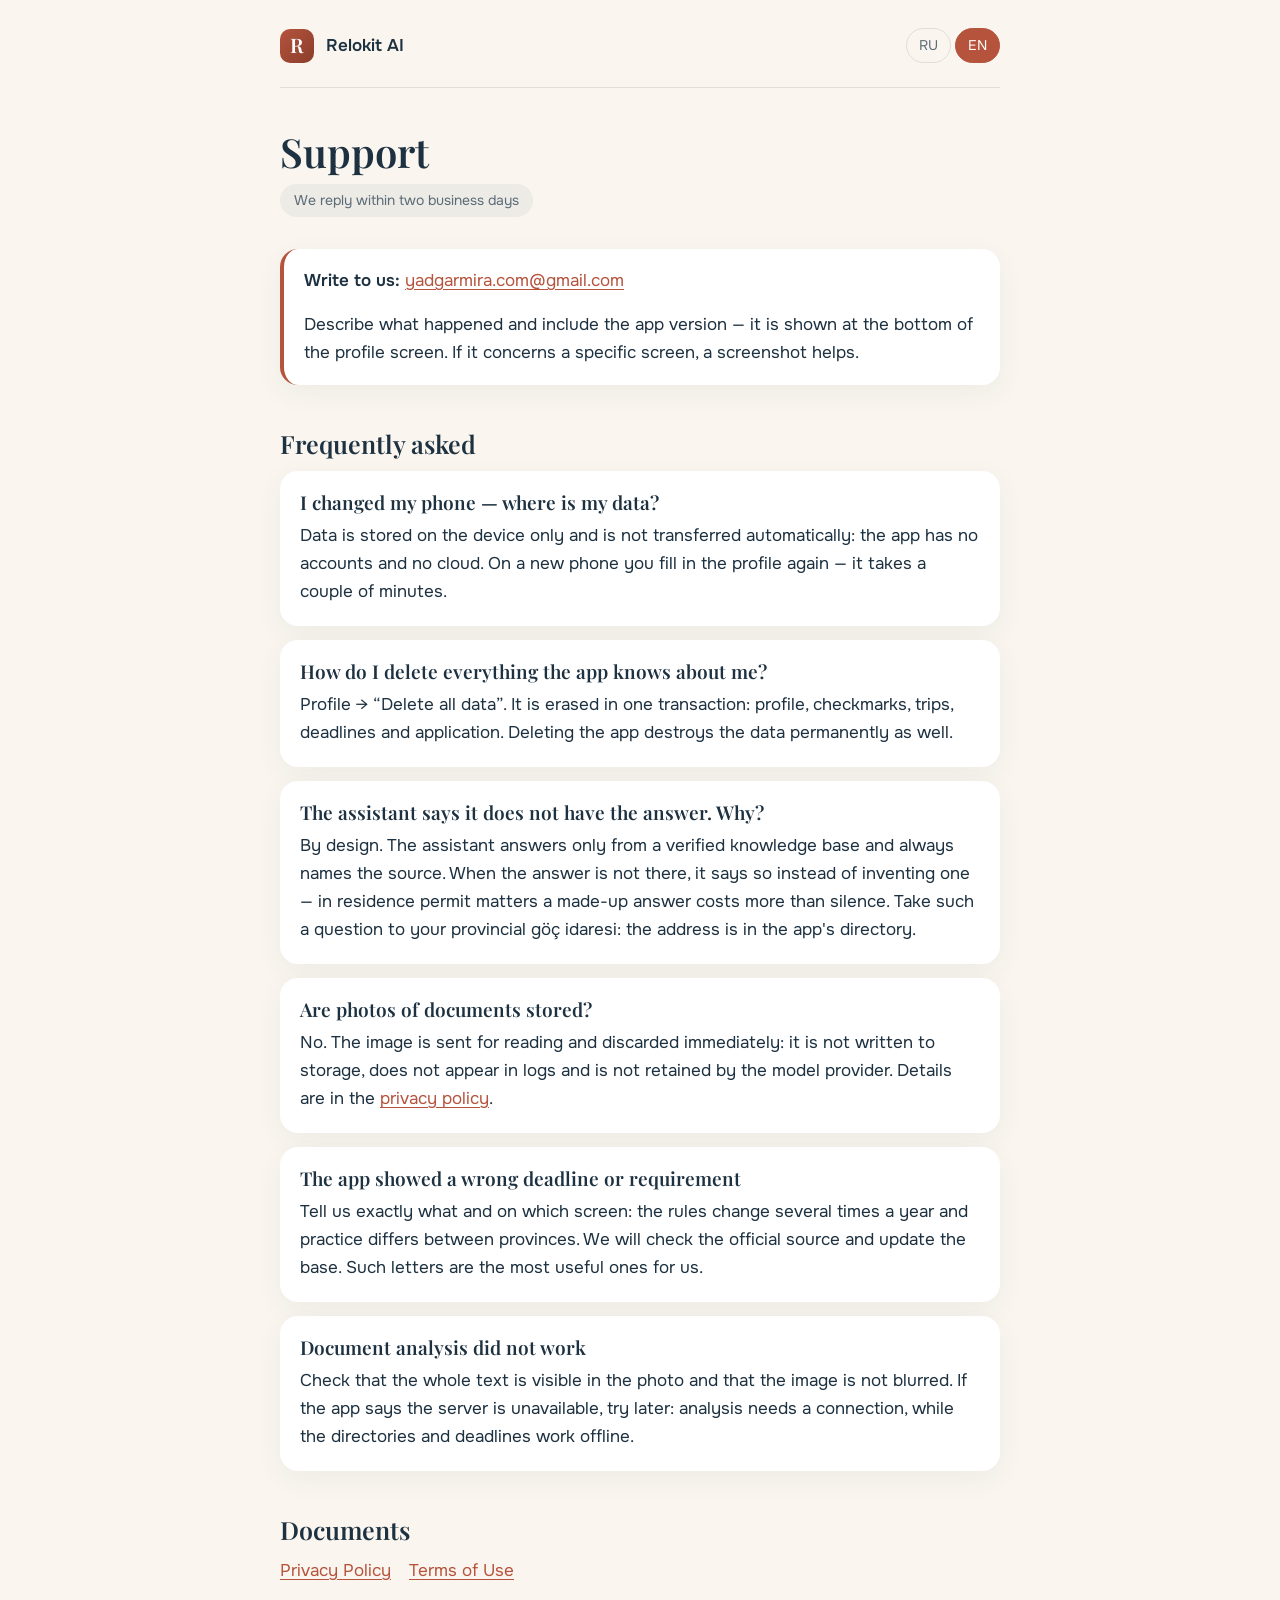
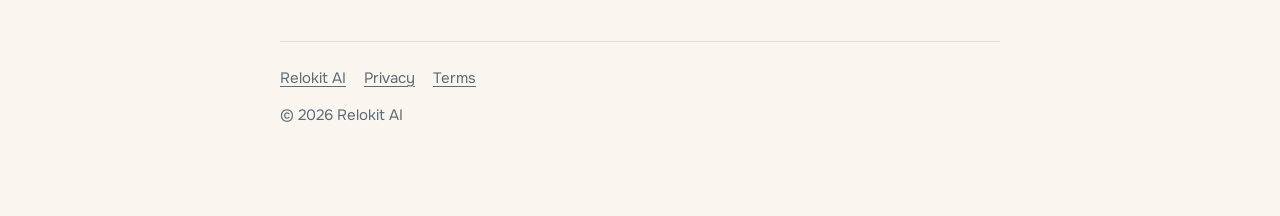
<file: support.html>
<!doctype html>
<html lang="ru">
<head>
<meta charset="utf-8">
<meta name="viewport" content="width=device-width, initial-scale=1">
<title>Поддержка — Relokit AI</title>
<meta name="description" content="Поддержка Relokit AI: как связаться, ответы на частые вопросы о данных, сроках и ИИ-разборе документов.">
<meta name="theme-color" content="#b5533c">
<meta property="og:type" content="website">
<meta property="og:title" content="Поддержка — Relokit AI">
<meta property="og:description" content="Как связаться и ответы на частые вопросы.">
<meta property="og:image" content="https://mirolimdeveloper.github.io/relokit-ai/og-cover.png">
<link rel="icon" href="favicon-32.png" sizes="32x32">
<link rel="apple-touch-icon" href="apple-touch-icon.png">
<link rel="preconnect" href="https://fonts.googleapis.com">
<link rel="preconnect" href="https://fonts.gstatic.com" crossorigin>
<link href="https://fonts.googleapis.com/css2?family=Onest:wght@400;500;600&family=Playfair+Display:wght@500;600&display=swap" rel="stylesheet">
<link rel="stylesheet" href="style.css">
</head>
<body>
<div class="wrap">

<header>
  <a class="brand" href="index.html"><span class="mark">R</span> Relokit AI</a>
  <div class="langs">
    <button type="button" data-lang="ru" aria-pressed="true">RU</button>
    <button type="button" data-lang="en" aria-pressed="false">EN</button>
  </div>
</header>

<main>

<section data-lang="ru" class="active">
  <h1>Поддержка</h1>
  <p class="updated">Отвечаем на письма в течение двух рабочих дней</p>

  <div class="callout">
    <p><strong>Написать нам:</strong>
    <a href="mailto:yadgarmira.com@gmail.com?subject=Relokit%20AI%20—%20поддержка">yadgarmira.com@gmail.com</a></p>
    <p>Опишите, что произошло, и приложите версию приложения — она указана
    внизу экрана профиля. Если дело в конкретном экране, помогает скриншот.</p>
  </div>

  <h2>Частые вопросы</h2>

  <div class="card">
    <h3>Я сменил телефон — где мои данные?</h3>
    <p>Данные хранятся только на устройстве и не переносятся автоматически:
    у приложения нет аккаунтов и облака. На новом телефоне профиль
    заполняется заново — это займёт пару минут.</p>
  </div>

  <div class="card">
    <h3>Как удалить всё, что приложение обо мне знает?</h3>
    <p>Профиль → «Удалить все данные». Стирается одной транзакцией: профиль,
    отметки, поездки, сроки и заявление. Удаление приложения тоже уничтожает
    данные безвозвратно.</p>
  </div>

  <div class="card">
    <h3>Ассистент отвечает «этого у меня нет». Почему?</h3>
    <p>Так и задумано. Ассистент отвечает только по проверенной базе знаний с
    указанием источника. Если ответа в ней нет, он говорит об этом прямо, а не
    придумывает — в вопросах ВНЖ выдуманный ответ дороже молчания. С таким
    вопросом идите в управление göç idaresi: адрес есть в справочнике
    приложения.</p>
  </div>

  <div class="card">
    <h3>Сохраняются ли фотографии документов?</h3>
    <p>Нет. Снимок уходит на разбор и сразу отбрасывается: он не пишется в
    хранилище, не попадает в журналы и не остаётся у поставщика модели.
    Подробнее — в <a href="privacy.html">политике конфиденциальности</a>.</p>
  </div>

  <div class="card">
    <h3>Приложение показало неверный срок или требование</h3>
    <p>Напишите нам, что именно и на каком экране: правила меняются несколько
    раз в год, и практика различается по илям. Мы сверим с официальным
    источником и обновим базу. Такие письма для нас самые полезные.</p>
  </div>

  <div class="card">
    <h3>Разбор документа не сработал</h3>
    <p>Проверьте, что на снимке виден весь текст, а не его часть, и что фото
    не смазано. Если приложение сообщает, что сервер недоступен, попробуйте
    позже: разбор требует связи, справочники и сроки при этом работают
    офлайн.</p>
  </div>

  <h2>Документы</h2>
  <div class="nav-links">
    <a href="privacy.html">Политика конфиденциальности</a>
    <a href="terms.html">Условия использования</a>
  </div>
</section>

<section data-lang="en">
  <h1>Support</h1>
  <p class="updated">We reply within two business days</p>

  <div class="callout">
    <p><strong>Write to us:</strong>
    <a href="mailto:yadgarmira.com@gmail.com?subject=Relokit%20AI%20—%20support">yadgarmira.com@gmail.com</a></p>
    <p>Describe what happened and include the app version — it is shown at the
    bottom of the profile screen. If it concerns a specific screen, a
    screenshot helps.</p>
  </div>

  <h2>Frequently asked</h2>

  <div class="card">
    <h3>I changed my phone — where is my data?</h3>
    <p>Data is stored on the device only and is not transferred automatically:
    the app has no accounts and no cloud. On a new phone you fill in the
    profile again — it takes a couple of minutes.</p>
  </div>

  <div class="card">
    <h3>How do I delete everything the app knows about me?</h3>
    <p>Profile → “Delete all data”. It is erased in one transaction: profile,
    checkmarks, trips, deadlines and application. Deleting the app destroys the
    data permanently as well.</p>
  </div>

  <div class="card">
    <h3>The assistant says it does not have the answer. Why?</h3>
    <p>By design. The assistant answers only from a verified knowledge base and
    always names the source. When the answer is not there, it says so instead
    of inventing one — in residence permit matters a made-up answer costs more
    than silence. Take such a question to your provincial göç idaresi: the
    address is in the app's directory.</p>
  </div>

  <div class="card">
    <h3>Are photos of documents stored?</h3>
    <p>No. The image is sent for reading and discarded immediately: it is not
    written to storage, does not appear in logs and is not retained by the model
    provider. Details are in the <a href="privacy.html">privacy policy</a>.</p>
  </div>

  <div class="card">
    <h3>The app showed a wrong deadline or requirement</h3>
    <p>Tell us exactly what and on which screen: the rules change several times
    a year and practice differs between provinces. We will check the official
    source and update the base. Such letters are the most useful ones for us.</p>
  </div>

  <div class="card">
    <h3>Document analysis did not work</h3>
    <p>Check that the whole text is visible in the photo and that the image is
    not blurred. If the app says the server is unavailable, try later: analysis
    needs a connection, while the directories and deadlines work offline.</p>
  </div>

  <h2>Documents</h2>
  <div class="nav-links">
    <a href="privacy.html">Privacy Policy</a>
    <a href="terms.html">Terms of Use</a>
  </div>
</section>

</main>

<footer>
  <div class="nav-links">
    <a href="index.html">Relokit AI</a>
    <a href="privacy.html">Privacy</a>
    <a href="terms.html">Terms</a>
  </div>
  <p>© 2026 Relokit AI</p>
</footer>

</div>
<script src="lang.js"></script>
</body>
</html>
</file>
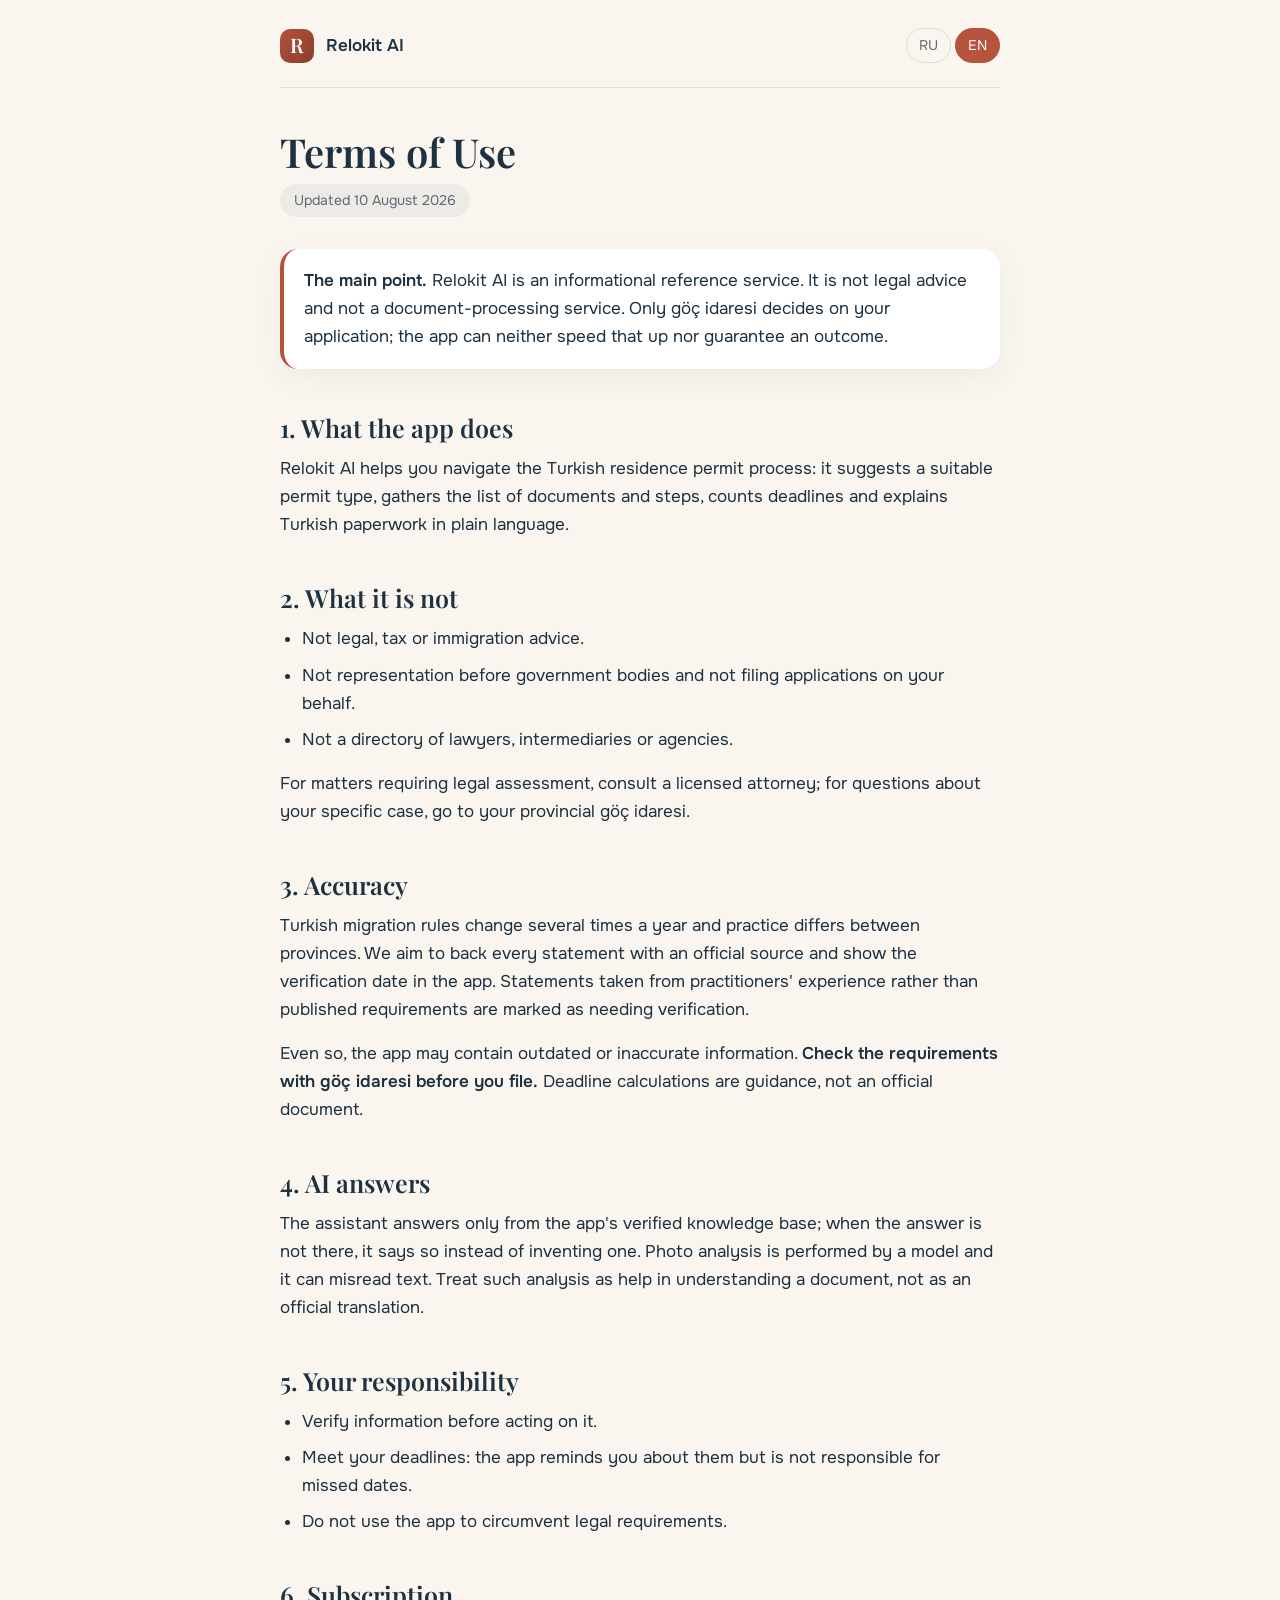
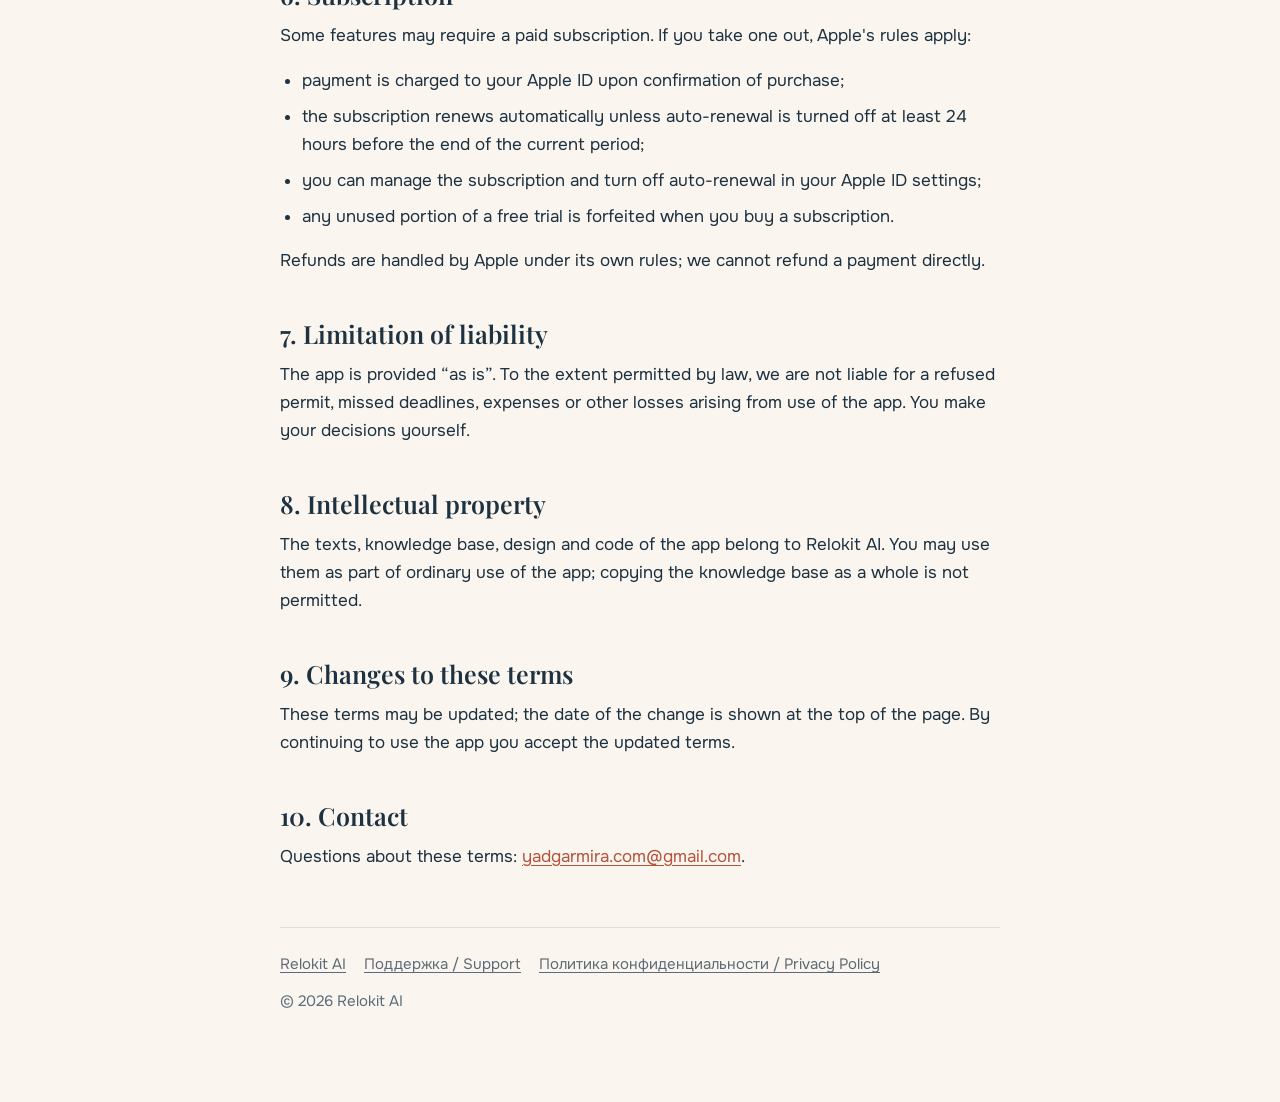
<file: terms.html>
<!doctype html>
<html lang="ru">
<head>
<meta charset="utf-8">
<meta name="viewport" content="width=device-width, initial-scale=1">
<title>Условия использования — Relokit AI</title>
<meta name="description" content="Условия использования Relokit AI: информационно-справочный сервис, границы ответственности и правила подписки.">
<meta name="theme-color" content="#b5533c">
<meta property="og:type" content="website">
<meta property="og:title" content="Условия использования — Relokit AI">
<meta property="og:description" content="Информационно-справочный сервис, границы ответственности и правила подписки.">
<meta property="og:image" content="https://mirolimdeveloper.github.io/relokit-ai/og-cover.png">
<meta name="twitter:card" content="summary_large_image">
<link rel="icon" href="favicon-32.png" sizes="32x32">
<link rel="apple-touch-icon" href="apple-touch-icon.png">
<link rel="preconnect" href="https://fonts.googleapis.com">
<link rel="preconnect" href="https://fonts.gstatic.com" crossorigin>
<link href="https://fonts.googleapis.com/css2?family=Onest:wght@400;500;600&family=Playfair+Display:wght@500;600&display=swap" rel="stylesheet">
<link rel="stylesheet" href="style.css">
</head>
<body>
<div class="wrap">

<header>
  <a class="brand" href="index.html"><span class="mark">R</span> Relokit AI</a>
  <div class="langs">
    <button type="button" data-lang="ru" aria-pressed="true">RU</button>
    <button type="button" data-lang="en" aria-pressed="false">EN</button>
  </div>
</header>

<main>

<section data-lang="ru" class="active">
  <h1>Условия использования</h1>
  <p class="updated">Обновлено 10 августа 2026 года</p>

  <div class="callout">
    <p><strong>Главное.</strong> Relokit AI — информационно-справочный сервис.
    Это не юридическая консультация и не услуга по оформлению документов.
    Решение по вашему заявлению принимает только göç idaresi, и приложение
    не может ни ускорить его, ни гарантировать результат.</p>
  </div>

  <h2>1. Что делает приложение</h2>
  <p>Relokit AI помогает разобраться в порядке получения вида на жительство в
  Турции: подсказывает подходящий тип разрешения, собирает список документов и
  шагов, считает сроки и объясняет турецкие бумаги на понятном языке.</p>

  <h2>2. Чем оно не является</h2>
  <ul>
    <li>Не юридическая, налоговая или миграционная консультация.</li>
    <li>Не представительство перед государственными органами и не подача
    заявлений за вас.</li>
    <li>Не подбор юристов, посредников и агентств.</li>
  </ul>
  <p>По вопросам, требующим правовой оценки, обращайтесь к лицензированному
  адвокату, а по вопросам о вашем деле — в управление göç idaresi вашего иля.</p>

  <h2>3. Точность сведений</h2>
  <p>Миграционные правила Турции меняются несколько раз в год, и практика
  различается по илям. Мы стараемся подкреплять каждое утверждение официальным
  источником и указывать дату сверки прямо в приложении. Сведения, взятые из
  практики консультантов, а не из опубликованных требований, помечены как
  требующие сверки.</p>
  <p>Несмотря на это, приложение может содержать устаревшие или неточные
  сведения. <strong>Перед подачей документов проверяйте требования в göç
  idaresi.</strong> Расчёты сроков в приложении — ориентир, а не официальный
  документ.</p>

  <h2>4. Ответы ИИ</h2>
  <p>Ассистент отвечает только по проверенной базе знаний приложения; если
  ответа в ней нет, он прямо говорит об этом, а не выдумывает. Разбор
  фотографий выполняет модель, и она может ошибиться в чтении текста. Считайте
  такой разбор помощью в понимании бумаги, а не её официальным переводом.</p>

  <h2>5. Ваша ответственность</h2>
  <ul>
    <li>Проверять сведения перед тем, как действовать на их основании.</li>
    <li>Соблюдать сроки: приложение напоминает о них, но не отвечает за
    пропущенные даты.</li>
    <li>Не использовать приложение для обхода требований законодательства.</li>
  </ul>

  <h2>6. Подписка</h2>
  <p>Часть функций может быть доступна по платной подписке. Если вы её
  оформляете, действуют правила Apple:</p>
  <ul>
    <li>оплата списывается с вашего Apple ID при подтверждении покупки;</li>
    <li>подписка продлевается автоматически, если не отключить продление не
    позднее чем за 24 часа до конца текущего периода;</li>
    <li>управлять подпиской и отключить автопродление можно в настройках
    Apple ID;</li>
    <li>неиспользованная часть бесплатного периода сгорает при покупке
    подписки.</li>
  </ul>
  <p>Возвраты выполняет Apple по своим правилам; напрямую вернуть платёж мы не
  можем.</p>

  <h2>7. Ограничение ответственности</h2>
  <p>Приложение предоставляется «как есть». В пределах, допустимых законом, мы
  не отвечаем за отказ в выдаче разрешения, пропущенные сроки, расходы и иные
  убытки, возникшие в связи с использованием приложения. Вы принимаете решения
  самостоятельно.</p>

  <h2>8. Интеллектуальная собственность</h2>
  <p>Тексты, база знаний, оформление и код приложения принадлежат Relokit AI.
  Пользоваться ими можно в рамках обычного использования приложения; копировать
  базу знаний целиком нельзя.</p>

  <h2>9. Изменения условий</h2>
  <p>Условия могут обновляться; дата изменения указана вверху страницы.
  Продолжая пользоваться приложением, вы принимаете обновлённые условия.</p>

  <h2>10. Связь</h2>
  <p>Вопросы по условиям:
  <a href="mailto:yadgarmira.com@gmail.com">yadgarmira.com@gmail.com</a>.</p>
</section>

<section data-lang="en">
  <h1>Terms of Use</h1>
  <p class="updated">Updated 10 August 2026</p>

  <div class="callout">
    <p><strong>The main point.</strong> Relokit AI is an informational
    reference service. It is not legal advice and not a document-processing
    service. Only göç idaresi decides on your application; the app can neither
    speed that up nor guarantee an outcome.</p>
  </div>

  <h2>1. What the app does</h2>
  <p>Relokit AI helps you navigate the Turkish residence permit process: it
  suggests a suitable permit type, gathers the list of documents and steps,
  counts deadlines and explains Turkish paperwork in plain language.</p>

  <h2>2. What it is not</h2>
  <ul>
    <li>Not legal, tax or immigration advice.</li>
    <li>Not representation before government bodies and not filing applications
    on your behalf.</li>
    <li>Not a directory of lawyers, intermediaries or agencies.</li>
  </ul>
  <p>For matters requiring legal assessment, consult a licensed attorney; for
  questions about your specific case, go to your provincial göç idaresi.</p>

  <h2>3. Accuracy</h2>
  <p>Turkish migration rules change several times a year and practice differs
  between provinces. We aim to back every statement with an official source and
  show the verification date in the app. Statements taken from practitioners'
  experience rather than published requirements are marked as needing
  verification.</p>
  <p>Even so, the app may contain outdated or inaccurate information.
  <strong>Check the requirements with göç idaresi before you file.</strong>
  Deadline calculations are guidance, not an official document.</p>

  <h2>4. AI answers</h2>
  <p>The assistant answers only from the app's verified knowledge base; when
  the answer is not there, it says so instead of inventing one. Photo analysis
  is performed by a model and it can misread text. Treat such analysis as help
  in understanding a document, not as an official translation.</p>

  <h2>5. Your responsibility</h2>
  <ul>
    <li>Verify information before acting on it.</li>
    <li>Meet your deadlines: the app reminds you about them but is not
    responsible for missed dates.</li>
    <li>Do not use the app to circumvent legal requirements.</li>
  </ul>

  <h2>6. Subscription</h2>
  <p>Some features may require a paid subscription. If you take one out,
  Apple's rules apply:</p>
  <ul>
    <li>payment is charged to your Apple ID upon confirmation of purchase;</li>
    <li>the subscription renews automatically unless auto-renewal is turned off
    at least 24 hours before the end of the current period;</li>
    <li>you can manage the subscription and turn off auto-renewal in your Apple
    ID settings;</li>
    <li>any unused portion of a free trial is forfeited when you buy a
    subscription.</li>
  </ul>
  <p>Refunds are handled by Apple under its own rules; we cannot refund a
  payment directly.</p>

  <h2>7. Limitation of liability</h2>
  <p>The app is provided “as is”. To the extent permitted by law, we are not
  liable for a refused permit, missed deadlines, expenses or other losses
  arising from use of the app. You make your decisions yourself.</p>

  <h2>8. Intellectual property</h2>
  <p>The texts, knowledge base, design and code of the app belong to Relokit AI.
  You may use them as part of ordinary use of the app; copying the knowledge
  base as a whole is not permitted.</p>

  <h2>9. Changes to these terms</h2>
  <p>These terms may be updated; the date of the change is shown at the top of
  the page. By continuing to use the app you accept the updated terms.</p>

  <h2>10. Contact</h2>
  <p>Questions about these terms:
  <a href="mailto:yadgarmira.com@gmail.com">yadgarmira.com@gmail.com</a>.</p>
</section>

</main>

<footer>
  <div class="nav-links">
    <a href="index.html">Relokit AI</a>
    <a href="support.html">Поддержка / Support</a>
    <a href="privacy.html">Политика конфиденциальности / Privacy Policy</a>
  </div>
  <p>© 2026 Relokit AI</p>
</footer>

</div>
<script src="lang.js"></script>
</body>
</html>
</file>
<file: style.css>
/* Тот же язык, что в приложении: болюсный красный, песочный фон, антиква в
   заголовках и гротеск в тексте. Страницы юридические, поэтому вся работа
   дизайна здесь — про читаемость длинного текста, а не про украшения. */

:root {
  --bole: #b5533c;
  --bole-dark: #8a3e2c;
  --turquoise: #2a9d8f;
  --sand: #faf6ef;
  --surface: #ffffff;
  --ink: #1d3140;
  --ink-muted: #5c6b77;
  --line: rgba(29, 49, 64, 0.12);
  --radius: 18px;
}

@media (prefers-color-scheme: dark) {
  :root {
    --sand: #161719;
    --surface: #1e2023;
    --ink: #ece7e0;
    --ink-muted: #9aa3ab;
    --line: rgba(236, 231, 224, 0.14);
    --bole: #c9694f;
  }
}

* { box-sizing: border-box; }

html {
  -webkit-text-size-adjust: 100%;
  /* Синий блик Safari по тапу спорит с болюсным акцентом — заменяем своим. */
  -webkit-tap-highlight-color: color-mix(in srgb, var(--bole) 14%, transparent);
}

/* Боковые поля — не константа: в ландшафте на iPhone вырез съедает край
   экрана, и текст уходит под него. env() шире 20px только там, где вырез есть. */
body {
  margin: 0;
  padding-top: 0;
  padding-bottom: 72px;
  padding-left: max(20px, env(safe-area-inset-left));
  padding-right: max(20px, env(safe-area-inset-right));
  background: var(--sand);
  color: var(--ink);
  font-family: Onest, -apple-system, BlinkMacSystemFont, "Segoe UI", system-ui,
    sans-serif;
  font-size: 17px;
  line-height: 1.65;
  -webkit-font-smoothing: antialiased;
}

.wrap { max-width: 720px; margin: 0 auto; }

/* Шапка: марка слева, переключатель языка справа. */
header {
  display: flex;
  align-items: center;
  justify-content: space-between;
  gap: 16px;
  padding: 20px 0 18px;
  border-bottom: 1px solid var(--line);
  margin-bottom: 28px;
}

@media (min-width: 700px) {
  header { padding: 28px 0 24px; margin-bottom: 40px; }
}

.brand {
  display: inline-flex;
  align-items: center;
  gap: 12px;
  color: inherit;
  text-decoration: none;
  font-weight: 600;
}

.mark {
  width: 34px;
  height: 34px;
  border-radius: 10px;
  background: linear-gradient(135deg, var(--bole), var(--bole-dark));
  color: #fff;
  display: grid;
  place-items: center;
  font-family: "Playfair Display", Georgia, serif;
  font-size: 20px;
  line-height: 1;
  padding-bottom: 2px;
}

.langs { display: flex; gap: 4px; }

.langs button {
  border: 1px solid var(--line);
  background: transparent;
  color: var(--ink-muted);
  font: inherit;
  font-size: 14px;
  padding: 5px 12px;
  border-radius: 20px;
  cursor: pointer;
}

.langs button[aria-pressed="true"] {
  background: var(--bole);
  border-color: var(--bole);
  color: #fff;
}

/* Пальцем в пилюлю высотой 28px не попасть — на тач-экранах поднимаем область
   нажатия до минимума Apple. Мышью размер тот же, что был. */
@media (pointer: coarse) {
  .langs button { min-height: 44px; padding-left: 16px; padding-right: 16px; }
}

h1, h2, h3 {
  font-family: "Playfair Display", Georgia, serif;
  font-weight: 600;
  line-height: 1.2;
  color: var(--ink);
}

h1 { font-size: clamp(30px, 6vw, 40px); margin: 0 0 8px; }
h2 { font-size: clamp(21px, 4vw, 25px); margin: 34px 0 12px; }
h3 { font-size: 19px; margin: 24px 0 8px; }

@media (min-width: 700px) {
  h2 { margin: 44px 0 12px; }
  h3 { margin: 28px 0 8px; }
}

img { max-width: 100%; }

.updated {
  color: var(--ink-muted);
  font-size: 15px;
  margin: 0 0 32px;
}

/* На документах дата обновления — то, что ищут первым: выделяем её чипом,
   но приглушённым, чтобы она не спорила с заголовком. */
main > section > .updated:first-of-type {
  display: inline-block;
  background: color-mix(in srgb, var(--ink) 6%, transparent);
  border-radius: 999px;
  padding: 5px 14px;
  font-size: 14px;
}

.landing main > section > .updated:first-of-type { background: none; padding: 0; }

p { margin: 0 0 16px; }

a { color: var(--bole); text-underline-offset: 3px; }

ul { margin: 0 0 16px; padding-left: 22px; }
li { margin-bottom: 8px; }

strong { font-weight: 600; }

/* Врезка для того, что человек должен унести с собой, даже не дочитав. */
.callout {
  background: var(--surface);
  border-left: 4px solid var(--bole);
  border-radius: var(--radius);
  padding: 18px 20px;
  margin: 0 0 28px;
  box-shadow: 0 8px 28px rgba(29, 49, 64, 0.06);
}

.callout.calm { border-left-color: var(--turquoise); }

.callout p:last-child { margin-bottom: 0; }

.card {
  background: var(--surface);
  border-radius: var(--radius);
  padding: 20px;
  margin: 0 0 14px;
  box-shadow: 0 8px 28px rgba(29, 49, 64, 0.06);
}

.card h3 { margin-top: 0; }

.card p:last-child, .card ul:last-child { margin-bottom: 0; }

table {
  width: 100%;
  border-collapse: collapse;
  margin: 0 0 20px;
  font-size: 16px;
}

th, td {
  text-align: left;
  padding: 12px 10px;
  border-bottom: 1px solid var(--line);
  vertical-align: top;
}

th { color: var(--ink-muted); font-weight: 600; font-size: 14px; }

.scroll { overflow-x: auto; }

footer {
  margin-top: 40px;
  padding-top: 24px;
  border-top: 1px solid var(--line);
  color: var(--ink-muted);
  font-size: 15px;
}

footer a { color: var(--ink-muted); }

.nav-links { display: flex; flex-wrap: wrap; gap: 18px; margin-bottom: 12px; }

@media (min-width: 700px) { footer { margin-top: 56px; } }

/* Ссылки нижней навигации на телефоне идут в столбик и попадают под палец. */
@media (pointer: coarse) {
  .nav-links { gap: 10px 18px; }
  .nav-links a { padding: 6px 0; }
}

/* Второй язык прячется целиком: параллельные колонки на телефоне читать
   невозможно, а переключатель понятен без объяснений.

   Селектор именно `section[data-lang]`, а не `[data-lang]`: тот же атрибут
   висит на кнопках переключателя, и общее правило прятало кнопку неактивного
   языка — то есть переключиться было нечем. */
section[data-lang] { display: none; }
section[data-lang].active { display: block; }
</file>
<file: landing.css>
/* Стили лендинга — поверх общего style.css.
   Задача этих экранов: показать продукт, а не пересказать его текстом.
   Поэтому здесь широкие полосы-секции, живые скриншоты в рамке телефона и
   ровно один акцентный цвет — тот же болюсный красный, что в приложении. */

.landing { max-width: 1080px; }

/* --- герой ------------------------------------------------------------- */

.hero {
  display: grid;
  grid-template-columns: 1fr;
  gap: 26px;
  align-items: center;
  padding: 12px 0 8px;
}

@media (min-width: 900px) {
  .hero { grid-template-columns: 1.05fr 0.95fr; gap: 56px; padding: 48px 0 24px; }
}

.hero h1 {
  font-size: clamp(36px, 7vw, 62px);
  line-height: 1.05;
  letter-spacing: -0.5px;
  margin: 0 0 18px;
}

.hero .lead {
  font-size: clamp(18px, 2.4vw, 21px);
  line-height: 1.55;
  color: var(--ink-muted);
  margin: 0 0 22px;
  max-width: 34em;
}

.hero-actions { display: flex; flex-wrap: wrap; gap: 12px; align-items: center; }

/* На узком экране две кнопки в ряд не помещаются и переносятся вразнобой:
   ставим их в столбик во всю ширину — так очевиднее, куда нажимать. */
@media (max-width: 559px) {
  .hero-actions { flex-direction: column; align-items: stretch; }
  .hero-actions .btn { justify-content: center; }
}

.btn {
  display: inline-flex;
  align-items: center;
  gap: 9px;
  padding: 14px 22px;
  border-radius: 999px;
  font-weight: 600;
  font-size: 16px;
  text-decoration: none;
  transition: transform 0.15s ease, box-shadow 0.15s ease, background 0.15s ease;
}

.btn-primary {
  background: var(--bole);
  color: #fff;
  box-shadow: 0 10px 26px rgba(181, 83, 60, 0.32);
}

.btn-ghost { border: 1px solid var(--line); color: var(--ink); }

/* Только под мышью: на тач-экране :hover залипает после тапа, и кнопка
   остаётся «поднятой» до следующего касания в стороне. */
@media (hover: hover) {
  .btn-primary:hover { transform: translateY(-1px); background: var(--bole-dark); }
  .btn-ghost:hover { border-color: var(--bole); color: var(--bole); }
}

/* Клавиатурный фокус виден всегда: юридические страницы читают и с клавиатуры. */
a:focus-visible, button:focus-visible {
  outline: 3px solid var(--turquoise);
  outline-offset: 3px;
  border-radius: 6px;
}

/* --- рамка телефона ---------------------------------------------------- */

.phone {
  position: relative;
  width: min(300px, 66vw);
  margin: 0 auto;
  border-radius: 36px;
  padding: 8px;
  background: linear-gradient(160deg, #2c2f33, #101113);
  box-shadow: 0 30px 70px rgba(29, 49, 64, 0.28);
}

/* Скриншот показывается верхней частью: целиком экран телефона в макет не
   помещается, а низ у всех экранов — нижняя навигация, ради которой высоту
   отдавать незачем. */
.phone img {
  display: block;
  width: 100%;
  height: var(--shot-h, 400px);
  object-fit: cover;
  object-position: top;
  border-radius: 29px;
}

/* Островок камеры: без него «телефон» читается как просто рамка. */
.phone::after {
  content: "";
  position: absolute;
  top: 16px;
  left: 50%;
  transform: translateX(-50%);
  width: 70px;
  height: 18px;
  border-radius: 999px;
  background: #0b0c0d;
}

.phone-lg { width: min(320px, 74vw); }

/* В герое кадр подстраивается под высоту окна: заголовок и кнопки обязаны
   попадать на первый экран вместе с телефоном.
   На телефоне это `svh`, а не `vh`: `vh` на iOS считается по окну без адресной
   строки, и с показанной строкой низ кадра уезжает за край экрана. */
.hero .phone { --shot-h: min(46vh, 420px); }

@supports (height: 1svh) {
  .hero .phone { --shot-h: min(46svh, 420px); }
}

/* С 860px макет становится двухколоночным, и рамке снова есть где развернуться. */
@media (min-width: 860px) {
  .phone { width: 300px; border-radius: 44px; padding: 10px; --shot-h: 560px; }
  .phone img { border-radius: 34px; }
  .phone::after { top: 20px; width: 84px; height: 22px; }
  .phone-lg { width: 320px; }
  .hero .phone { --shot-h: min(58vh, 560px); }
}

/* --- секции ------------------------------------------------------------ */

.section { padding: 40px 0 8px; }

.section-head { max-width: 46em; margin-bottom: 22px; }
.section-head h2 { margin-top: 0; }
.section-head p { color: var(--ink-muted); margin-bottom: 0; }

.feature {
  display: grid;
  grid-template-columns: 1fr;
  gap: 22px;
  align-items: center;
  padding: 18px 0;
}

@media (min-width: 860px) {
  .section { padding: 64px 0 8px; }
  .section-head { margin-bottom: 32px; }
  .feature { grid-template-columns: 1fr 1fr; gap: 60px; padding: 44px 0; }
  .feature.reverse .feature-text { order: 2; }
}

.feature-text h3 {
  font-size: clamp(22px, 3vw, 28px);
  margin: 0 0 12px;
}

.feature-text p { color: var(--ink-muted); margin-bottom: 12px; }

.pain {
  display: inline-block;
  font-size: 13px;
  font-weight: 600;
  letter-spacing: 0.06em;
  text-transform: uppercase;
  color: var(--bole);
  background: color-mix(in srgb, var(--bole) 12%, transparent);
  padding: 5px 12px;
  border-radius: 999px;
  margin-bottom: 14px;
}

/* --- наборы ------------------------------------------------------------ */

/* На телефоне наборы идут в столбик: в двух колонках по 169px подпись
   «vergi numarası, счёт, налоги» ломается на три строки, а пятый набор висит
   половинкой в последнем ряду. */
.kits {
  display: grid;
  grid-template-columns: 1fr;
  gap: 10px;
}

@media (min-width: 560px) {
  .kits { grid-template-columns: repeat(auto-fit, minmax(min(150px, 100%), 1fr)); gap: 12px; }
}

.kit {
  background: var(--surface);
  border-radius: var(--radius);
  padding: 14px 16px;
  box-shadow: 0 8px 28px rgba(29, 49, 64, 0.06);
  border-left: 4px solid var(--kit, var(--bole));
}

.kit strong { display: block; margin-bottom: 4px; }
.kit span { color: var(--ink-muted); font-size: 15px; }

@media (min-width: 560px) { .kit { padding: 18px; } }

/* --- тёмная полоса доверия --------------------------------------------- */

/* Свои поля полосы складываются с полями body: на телефоне 28 + 20 оставляли
   тексту 279px из 375, и колонка выходила уже, чем в остальных секциях. */
.trust {
  margin: 44px 0 8px;
  padding: 26px 20px;
  border-radius: 24px;
  background: linear-gradient(150deg, #23262a, #15171a);
  color: #ece7e0;
}

@media (min-width: 860px) {
  .trust { margin: 72px 0 8px; padding: 56px 48px; border-radius: 28px; }
}

.trust h2 { color: #fff; margin-top: 0; }
.trust p { color: rgba(236, 231, 224, 0.78); max-width: 46em; }

.trust-grid {
  display: grid;
  grid-template-columns: repeat(auto-fit, minmax(min(220px, 100%), 1fr));
  gap: 18px;
  margin-top: 22px;
}

@media (min-width: 860px) { .trust-grid { gap: 22px; margin-top: 28px; } }

.trust-grid h3 { color: #fff; font-size: 18px; margin: 0 0 6px; }
.trust-grid p { margin: 0; font-size: 15px; }

/* Бейдж источника — тот же приём, что в приложении под каждым утверждением. */
.source-badge {
  display: inline-flex;
  align-items: center;
  gap: 8px;
  font-size: 14px;
  color: var(--turquoise);
  border: 1px dashed color-mix(in srgb, var(--turquoise) 55%, transparent);
  border-radius: 999px;
  padding: 7px 14px;
  margin-top: 6px;
}

/* --- «чего мы не делаем» ------------------------------------------------ */

.honest {
  display: grid;
  /* min(…, 100%) — чтобы на 320px колонка не оказалась шире контейнера. */
  grid-template-columns: repeat(auto-fit, minmax(min(230px, 100%), 1fr));
  gap: 14px;
}

.honest div {
  background: var(--surface);
  border-radius: var(--radius);
  padding: 18px 20px;
  box-shadow: 0 8px 28px rgba(29, 49, 64, 0.06);
}

.honest strong { display: block; margin-bottom: 6px; }
.honest span { color: var(--ink-muted); font-size: 15px; }

/* --- финальный блок ----------------------------------------------------- */

.closing {
  text-align: center;
  padding: 48px 0 16px;
}

@media (min-width: 860px) { .closing { padding: 76px 0 16px; } }

.closing h2 { margin-bottom: 12px; }
.closing p { color: var(--ink-muted); max-width: 34em; margin: 0 auto 24px; }

/* Появление секций при скролле — выключается системной настройкой. */
@media (prefers-reduced-motion: no-preference) {
  .reveal {
    opacity: 0;
    transform: translateY(14px);
    transition: opacity 0.6s ease, transform 0.6s ease;
  }
  .reveal.shown { opacity: 1; transform: none; }
}
</file>
